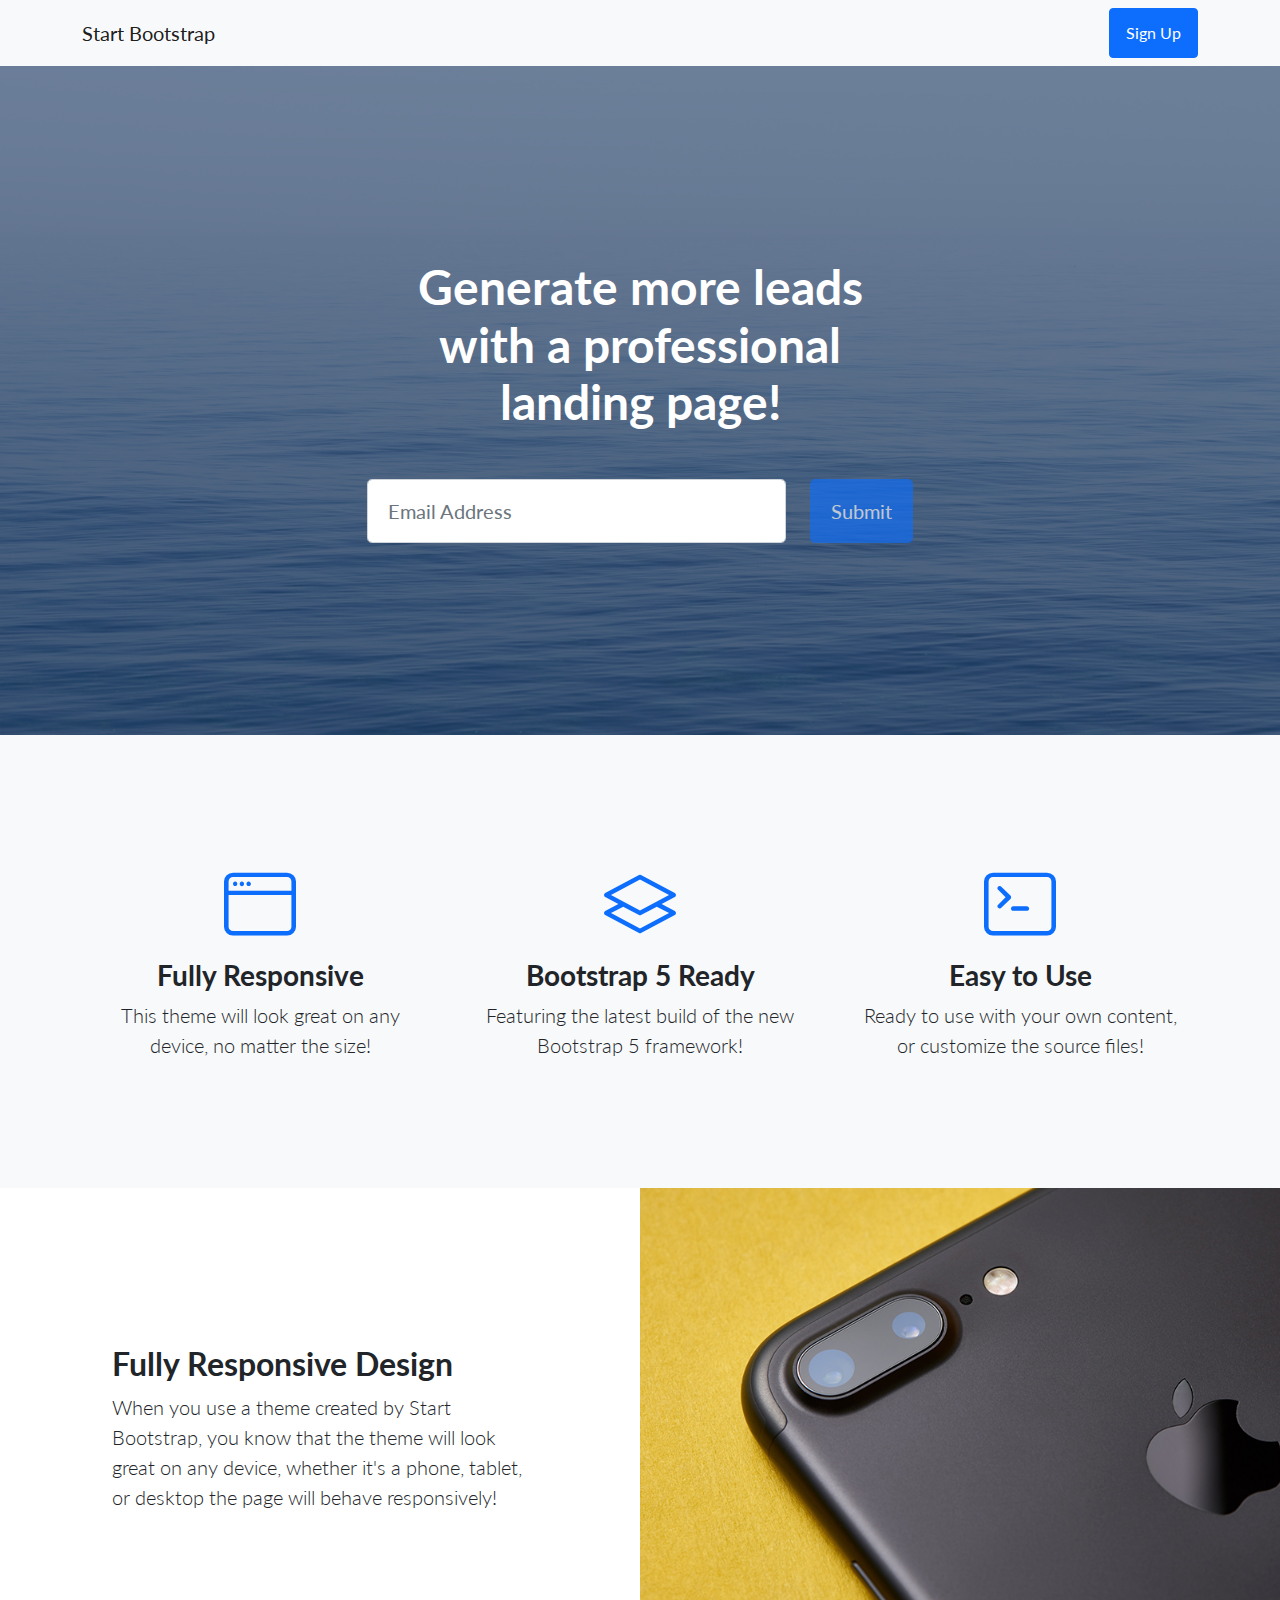
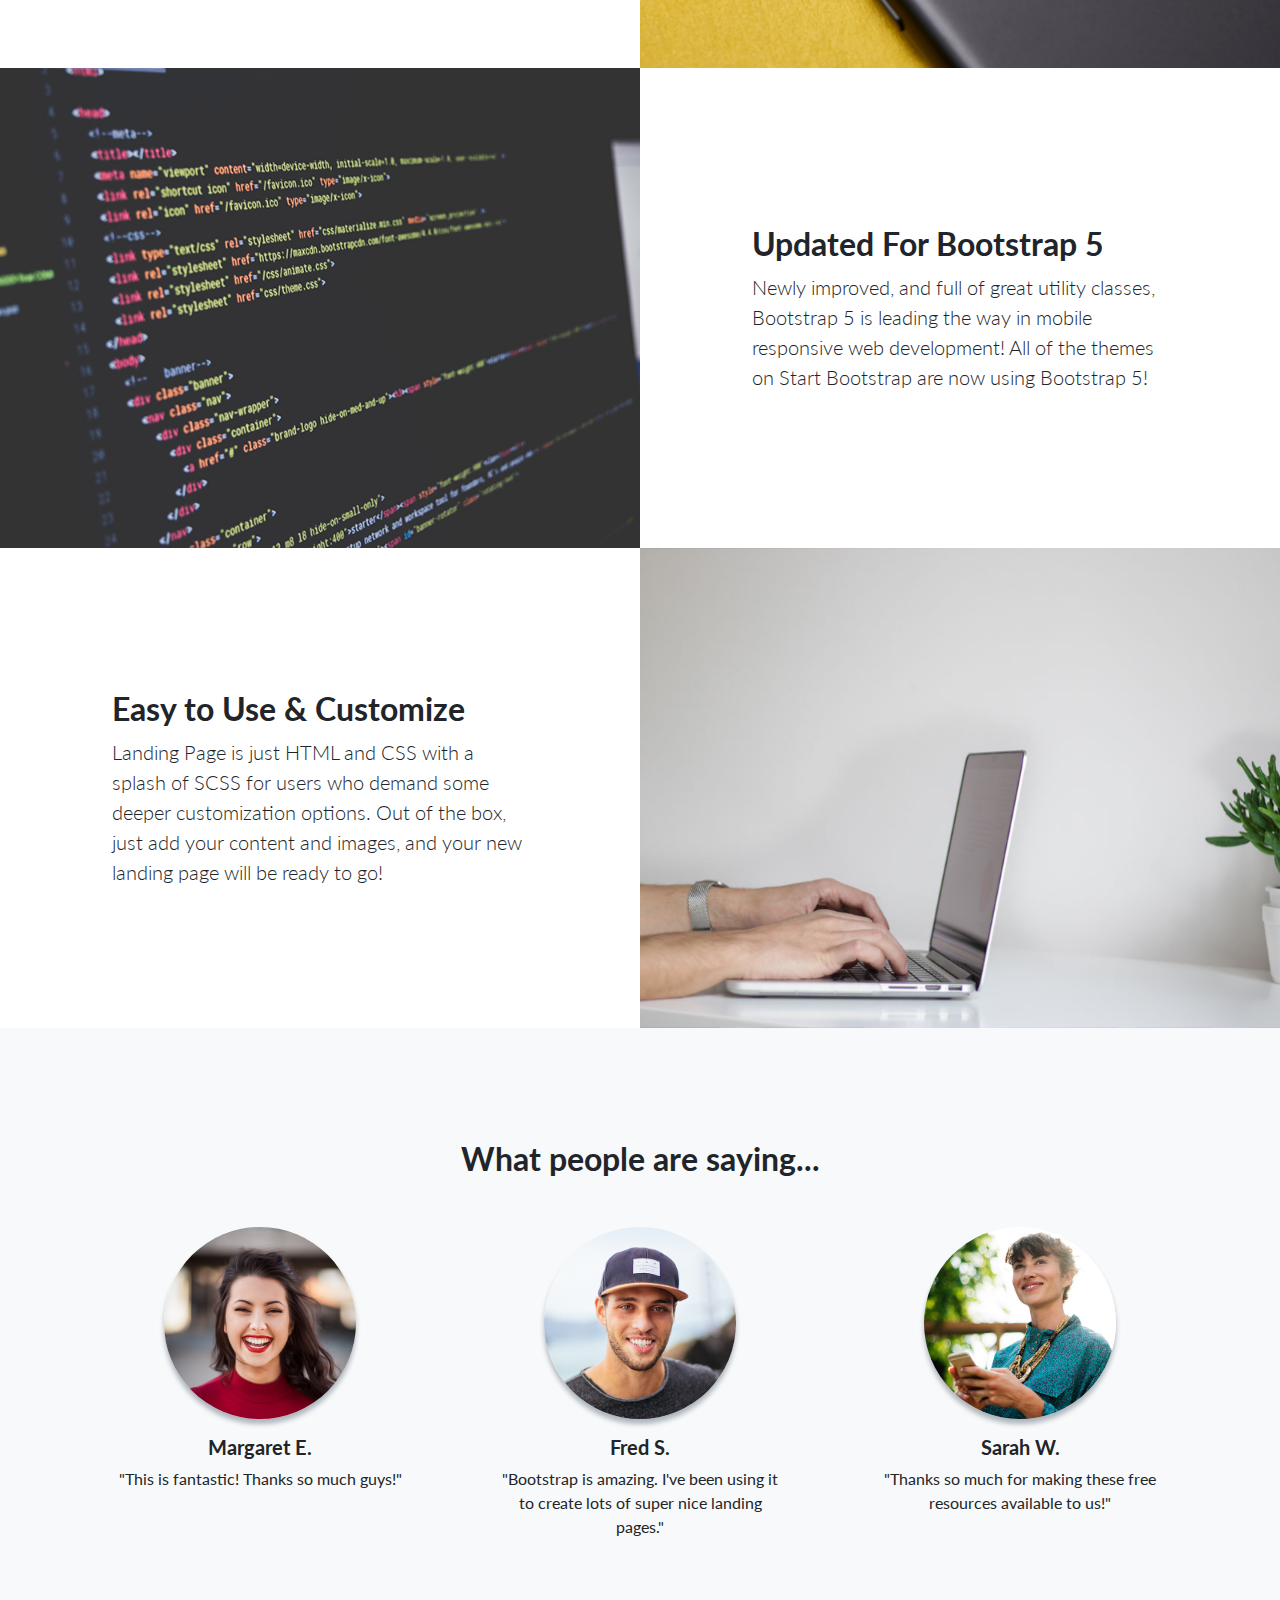
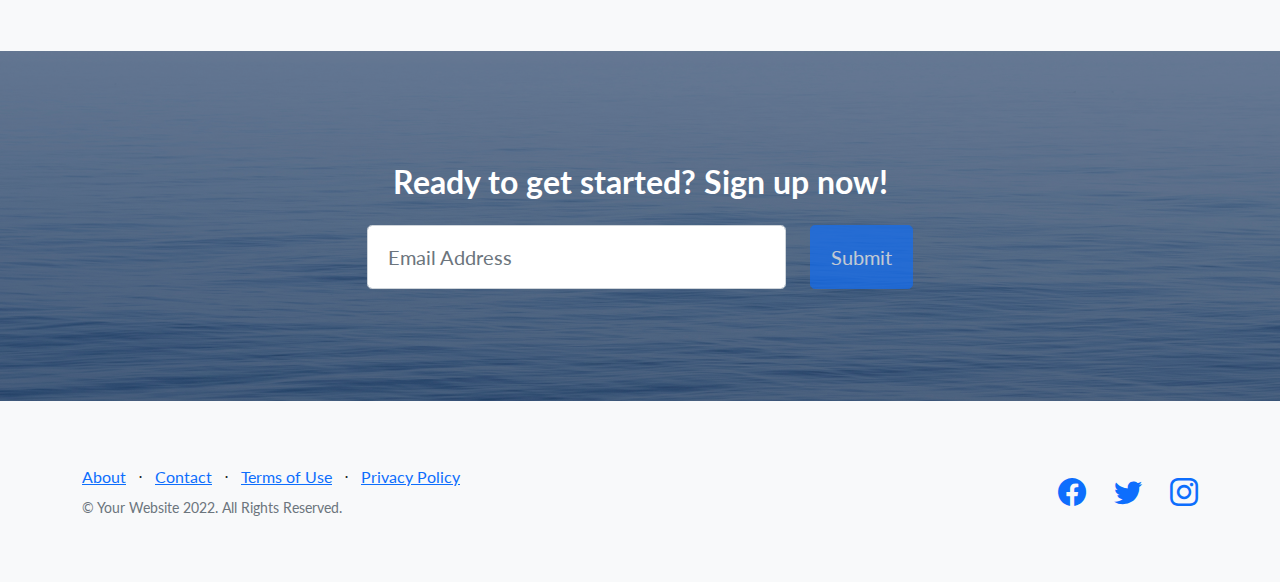
<file: public/assets/frontend/index.html>
<!DOCTYPE html>
<html lang="en">
    <head>
        <meta charset="utf-8" />
        <meta name="viewport" content="width=device-width, initial-scale=1, shrink-to-fit=no" />
        <meta name="description" content="" />
        <meta name="author" content="" />
        <title>Landing Page - Start Bootstrap Theme</title>
        <!-- Favicon-->
        <link rel="icon" type="image/x-icon" href="assets/favicon.ico" />
        <!-- Bootstrap icons-->
        <link href="https://cdn.jsdelivr.net/npm/bootstrap-icons@1.5.0/font/bootstrap-icons.css" rel="stylesheet" type="text/css" />
        <!-- Google fonts-->
        <link href="https://fonts.googleapis.com/css?family=Lato:300,400,700,300italic,400italic,700italic" rel="stylesheet" type="text/css" />
        <!-- Core theme CSS (includes Bootstrap)-->
        <link href="css/styles.css" rel="stylesheet" />
    </head>
    <body>
        <!-- Navigation-->
        <nav class="navbar navbar-light bg-light static-top">
            <div class="container">
                <a class="navbar-brand" href="#!">Start Bootstrap</a>
                <a class="btn btn-primary" href="#signup">Sign Up</a>
            </div>
        </nav>
        <!-- Masthead-->
        <header class="masthead">
            <div class="container position-relative">
                <div class="row justify-content-center">
                    <div class="col-xl-6">
                        <div class="text-center text-white">
                            <!-- Page heading-->
                            <h1 class="mb-5">Generate more leads with a professional landing page!</h1>
                            <!-- Signup form-->
                            <!-- * * * * * * * * * * * * * * *-->
                            <!-- * * SB Forms Contact Form * *-->
                            <!-- * * * * * * * * * * * * * * *-->
                            <!-- This form is pre-integrated with SB Forms.-->
                            <!-- To make this form functional, sign up at-->
                            <!-- https://startbootstrap.com/solution/contact-forms-->
                            <!-- to get an API token!-->
                            <form class="form-subscribe" id="contactForm" data-sb-form-api-token="API_TOKEN">
                                <!-- Email address input-->
                                <div class="row">
                                    <div class="col">
                                        <input class="form-control form-control-lg" id="emailAddress" type="email" placeholder="Email Address" data-sb-validations="required,email" />
                                        <div class="invalid-feedback text-white" data-sb-feedback="emailAddress:required">Email Address is required.</div>
                                        <div class="invalid-feedback text-white" data-sb-feedback="emailAddress:email">Email Address Email is not valid.</div>
                                    </div>
                                    <div class="col-auto"><button class="btn btn-primary btn-lg disabled" id="submitButton" type="submit">Submit</button></div>
                                </div>
                                <!-- Submit success message-->
                                <!---->
                                <!-- This is what your users will see when the form-->
                                <!-- has successfully submitted-->
                                <div class="d-none" id="submitSuccessMessage">
                                    <div class="text-center mb-3">
                                        <div class="fw-bolder">Form submission successful!</div>
                                        <p>To activate this form, sign up at</p>
                                        <a class="text-white" href="https://startbootstrap.com/solution/contact-forms">https://startbootstrap.com/solution/contact-forms</a>
                                    </div>
                                </div>
                                <!-- Submit error message-->
                                <!---->
                                <!-- This is what your users will see when there is-->
                                <!-- an error submitting the form-->
                                <div class="d-none" id="submitErrorMessage"><div class="text-center text-danger mb-3">Error sending message!</div></div>
                            </form>
                        </div>
                    </div>
                </div>
            </div>
        </header>
        <!-- Icons Grid-->
        <section class="features-icons bg-light text-center">
            <div class="container">
                <div class="row">
                    <div class="col-lg-4">
                        <div class="features-icons-item mx-auto mb-5 mb-lg-0 mb-lg-3">
                            <div class="features-icons-icon d-flex"><i class="bi-window m-auto text-primary"></i></div>
                            <h3>Fully Responsive</h3>
                            <p class="lead mb-0">This theme will look great on any device, no matter the size!</p>
                        </div>
                    </div>
                    <div class="col-lg-4">
                        <div class="features-icons-item mx-auto mb-5 mb-lg-0 mb-lg-3">
                            <div class="features-icons-icon d-flex"><i class="bi-layers m-auto text-primary"></i></div>
                            <h3>Bootstrap 5 Ready</h3>
                            <p class="lead mb-0">Featuring the latest build of the new Bootstrap 5 framework!</p>
                        </div>
                    </div>
                    <div class="col-lg-4">
                        <div class="features-icons-item mx-auto mb-0 mb-lg-3">
                            <div class="features-icons-icon d-flex"><i class="bi-terminal m-auto text-primary"></i></div>
                            <h3>Easy to Use</h3>
                            <p class="lead mb-0">Ready to use with your own content, or customize the source files!</p>
                        </div>
                    </div>
                </div>
            </div>
        </section>
        <!-- Image Showcases-->
        <section class="showcase">
            <div class="container-fluid p-0">
                <div class="row g-0">
                    <div class="col-lg-6 order-lg-2 text-white showcase-img" style="background-image: url('assets/img/bg-showcase-1.jpg')"></div>
                    <div class="col-lg-6 order-lg-1 my-auto showcase-text">
                        <h2>Fully Responsive Design</h2>
                        <p class="lead mb-0">When you use a theme created by Start Bootstrap, you know that the theme will look great on any device, whether it's a phone, tablet, or desktop the page will behave responsively!</p>
                    </div>
                </div>
                <div class="row g-0">
                    <div class="col-lg-6 text-white showcase-img" style="background-image: url('assets/img/bg-showcase-2.jpg')"></div>
                    <div class="col-lg-6 my-auto showcase-text">
                        <h2>Updated For Bootstrap 5</h2>
                        <p class="lead mb-0">Newly improved, and full of great utility classes, Bootstrap 5 is leading the way in mobile responsive web development! All of the themes on Start Bootstrap are now using Bootstrap 5!</p>
                    </div>
                </div>
                <div class="row g-0">
                    <div class="col-lg-6 order-lg-2 text-white showcase-img" style="background-image: url('assets/img/bg-showcase-3.jpg')"></div>
                    <div class="col-lg-6 order-lg-1 my-auto showcase-text">
                        <h2>Easy to Use & Customize</h2>
                        <p class="lead mb-0">Landing Page is just HTML and CSS with a splash of SCSS for users who demand some deeper customization options. Out of the box, just add your content and images, and your new landing page will be ready to go!</p>
                    </div>
                </div>
            </div>
        </section>
        <!-- Testimonials-->
        <section class="testimonials text-center bg-light">
            <div class="container">
                <h2 class="mb-5">What people are saying...</h2>
                <div class="row">
                    <div class="col-lg-4">
                        <div class="testimonial-item mx-auto mb-5 mb-lg-0">
                            <img class="img-fluid rounded-circle mb-3" src="assets/img/testimonials-1.jpg" alt="..." />
                            <h5>Margaret E.</h5>
                            <p class="font-weight-light mb-0">"This is fantastic! Thanks so much guys!"</p>
                        </div>
                    </div>
                    <div class="col-lg-4">
                        <div class="testimonial-item mx-auto mb-5 mb-lg-0">
                            <img class="img-fluid rounded-circle mb-3" src="assets/img/testimonials-2.jpg" alt="..." />
                            <h5>Fred S.</h5>
                            <p class="font-weight-light mb-0">"Bootstrap is amazing. I've been using it to create lots of super nice landing pages."</p>
                        </div>
                    </div>
                    <div class="col-lg-4">
                        <div class="testimonial-item mx-auto mb-5 mb-lg-0">
                            <img class="img-fluid rounded-circle mb-3" src="assets/img/testimonials-3.jpg" alt="..." />
                            <h5>Sarah W.</h5>
                            <p class="font-weight-light mb-0">"Thanks so much for making these free resources available to us!"</p>
                        </div>
                    </div>
                </div>
            </div>
        </section>
        <!-- Call to Action-->
        <section class="call-to-action text-white text-center" id="signup">
            <div class="container position-relative">
                <div class="row justify-content-center">
                    <div class="col-xl-6">
                        <h2 class="mb-4">Ready to get started? Sign up now!</h2>
                        <!-- Signup form-->
                        <!-- * * * * * * * * * * * * * * *-->
                        <!-- * * SB Forms Contact Form * *-->
                        <!-- * * * * * * * * * * * * * * *-->
                        <!-- This form is pre-integrated with SB Forms.-->
                        <!-- To make this form functional, sign up at-->
                        <!-- https://startbootstrap.com/solution/contact-forms-->
                        <!-- to get an API token!-->
                        <form class="form-subscribe" id="contactFormFooter" data-sb-form-api-token="API_TOKEN">
                            <!-- Email address input-->
                            <div class="row">
                                <div class="col">
                                    <input class="form-control form-control-lg" id="emailAddressBelow" type="email" placeholder="Email Address" data-sb-validations="required,email" />
                                    <div class="invalid-feedback text-white" data-sb-feedback="emailAddressBelow:required">Email Address is required.</div>
                                    <div class="invalid-feedback text-white" data-sb-feedback="emailAddressBelow:email">Email Address Email is not valid.</div>
                                </div>
                                <div class="col-auto"><button class="btn btn-primary btn-lg disabled" id="submitButton" type="submit">Submit</button></div>
                            </div>
                            <!-- Submit success message-->
                            <!---->
                            <!-- This is what your users will see when the form-->
                            <!-- has successfully submitted-->
                            <div class="d-none" id="submitSuccessMessage">
                                <div class="text-center mb-3">
                                    <div class="fw-bolder">Form submission successful!</div>
                                    <p>To activate this form, sign up at</p>
                                    <a class="text-white" href="https://startbootstrap.com/solution/contact-forms">https://startbootstrap.com/solution/contact-forms</a>
                                </div>
                            </div>
                            <!-- Submit error message-->
                            <!---->
                            <!-- This is what your users will see when there is-->
                            <!-- an error submitting the form-->
                            <div class="d-none" id="submitErrorMessage"><div class="text-center text-danger mb-3">Error sending message!</div></div>
                        </form>
                    </div>
                </div>
            </div>
        </section>
        <!-- Footer-->
        <footer class="footer bg-light">
            <div class="container">
                <div class="row">
                    <div class="col-lg-6 h-100 text-center text-lg-start my-auto">
                        <ul class="list-inline mb-2">
                            <li class="list-inline-item"><a href="#!">About</a></li>
                            <li class="list-inline-item">⋅</li>
                            <li class="list-inline-item"><a href="#!">Contact</a></li>
                            <li class="list-inline-item">⋅</li>
                            <li class="list-inline-item"><a href="#!">Terms of Use</a></li>
                            <li class="list-inline-item">⋅</li>
                            <li class="list-inline-item"><a href="#!">Privacy Policy</a></li>
                        </ul>
                        <p class="text-muted small mb-4 mb-lg-0">&copy; Your Website 2022. All Rights Reserved.</p>
                    </div>
                    <div class="col-lg-6 h-100 text-center text-lg-end my-auto">
                        <ul class="list-inline mb-0">
                            <li class="list-inline-item me-4">
                                <a href="#!"><i class="bi-facebook fs-3"></i></a>
                            </li>
                            <li class="list-inline-item me-4">
                                <a href="#!"><i class="bi-twitter fs-3"></i></a>
                            </li>
                            <li class="list-inline-item">
                                <a href="#!"><i class="bi-instagram fs-3"></i></a>
                            </li>
                        </ul>
                    </div>
                </div>
            </div>
        </footer>
        <!-- Bootstrap core JS-->
        <script src="https://cdn.jsdelivr.net/npm/bootstrap@5.1.3/dist/js/bootstrap.bundle.min.js"></script>
        <!-- Core theme JS-->
        <script src="js/scripts.js"></script>
        <!-- * * * * * * * * * * * * * * * * * * * * * * * * * * * * * * * * * * * * * * * *-->
        <!-- * *                               SB Forms JS                               * *-->
        <!-- * * Activate your form at https://startbootstrap.com/solution/contact-forms * *-->
        <!-- * * * * * * * * * * * * * * * * * * * * * * * * * * * * * * * * * * * * * * * *-->
        <script src="https://cdn.startbootstrap.com/sb-forms-latest.js"></script>
    </body>
</html>
</file>
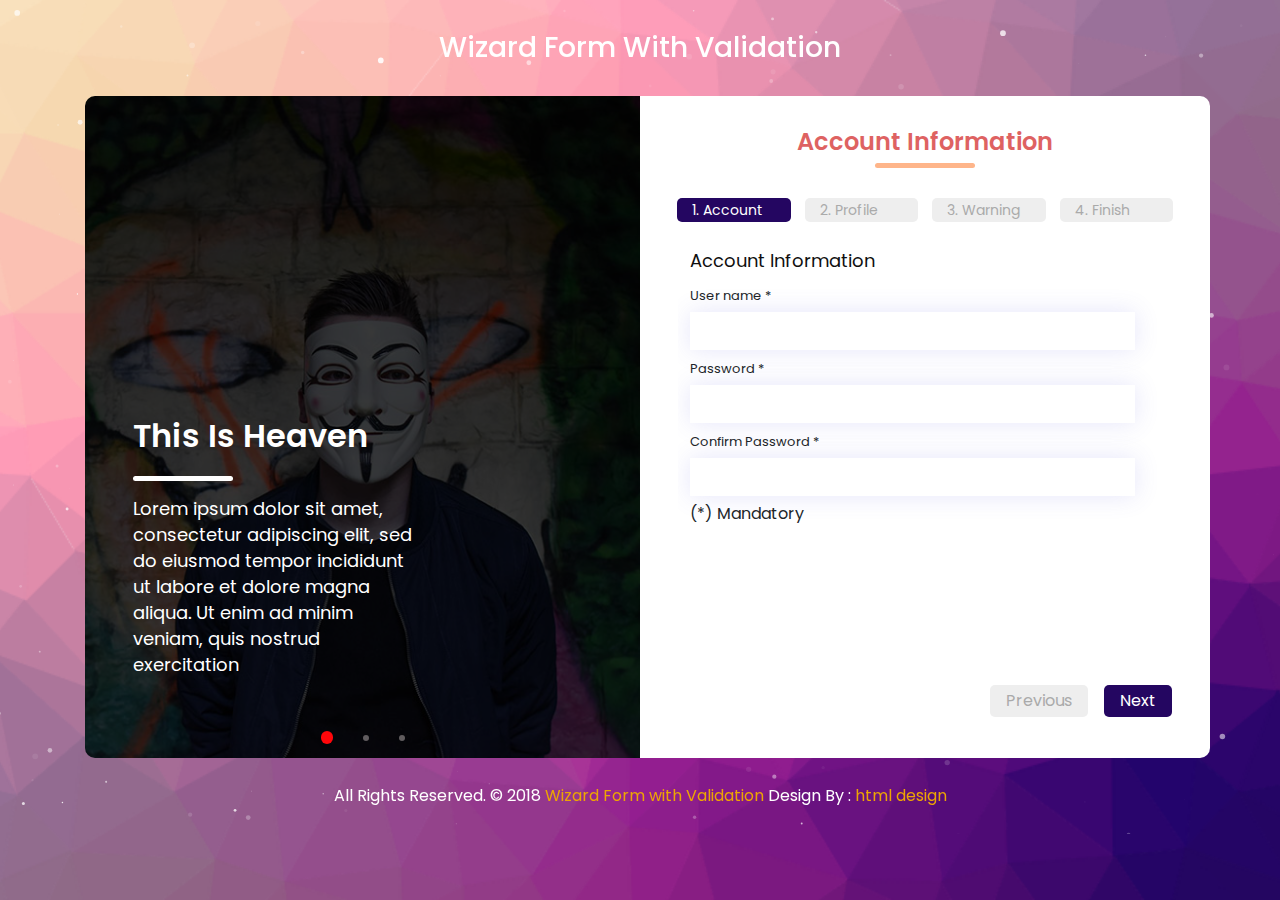
<file: public/assets/ppdb/index.html>
<!DOCTYPE html>
<html lang="en">
<head>
<title> Wizard Form with Validation - Responsive</title>
<meta charset="utf-8">
<meta http-equiv="X-UA-Compatible" content="IE=edge">
<meta name="viewport" content="width=device-width, initial-scale=1.0">
<meta name="author" content="html.design">
<!-- description -->
<meta name="description" content="Wizard Form with Validation - Responsive">
<link rel="shortcut icon" href="images/favicon.ico">
<!-- Bootstrap CSS -->
<link rel="stylesheet" href="css/bootstrap.min.css">
<!-- Fontawesome CSS -->
<link rel="stylesheet" href="https://use.fontawesome.com/releases/v5.0.9/css/all.css">
<!-- Fonts and icons -->
<link href="https://fonts.googleapis.com/css?family=Montserrat:100,200,300,400,500,600,700" rel="stylesheet"> 
<!-- Reset CSS -->
<link rel="stylesheet" href="css/reset.css">
<!-- Style CSS -->
<link rel="stylesheet" href="css/style.css">
<!-- Responsive  CSS -->
<link rel="stylesheet" href="css/responsive.css">
</head>
<body>

<div class="wizard-main">
	<div id="particles-js"></div>
	<div class="container">
		<div class="row">
			<div class="col-lg-12">
				<h2 class="title-wb">Wizard Form with Validation</h2>
			</div>
		</div>
		<div class="row">
			<div class="col-lg-6 banner-sec">
				<div id="carouselExampleIndicators" class="carousel slide" data-ride="carousel">
					<ol class="carousel-indicators">
						<li data-target="#carouselExampleIndicators" data-slide-to="0" class="active"></li>
						<li data-target="#carouselExampleIndicators" data-slide-to="1"></li>
						<li data-target="#carouselExampleIndicators" data-slide-to="2"></li>
					</ol>
					<div class="carousel-inner" role="listbox">
						<div class="carousel-item active">
							<img class="d-block img-fluid" src="images/slider-01.jpg" alt="First slide">
							<div class="carousel-caption d-none d-md-block">
								<div class="banner-text">
									<h2>This is Heaven</h2>
									<p>Lorem ipsum dolor sit amet, consectetur adipiscing elit, sed do eiusmod tempor incididunt ut labore et dolore magna aliqua. Ut enim ad minim veniam, quis nostrud exercitation</p>
								</div>	
							</div>
						</div>
						<div class="carousel-item">
							<img class="d-block img-fluid" src="images/slider-02.jpg" alt="First slide">
							<div class="carousel-caption d-none d-md-block">
								<div class="banner-text">
									<h2>This is Heaven</h2>
									<p>Lorem ipsum dolor sit amet, consectetur adipiscing elit, sed do eiusmod tempor incididunt ut labore et dolore magna aliqua. Ut enim ad minim veniam, quis nostrud exercitation</p>
								</div>	
							</div>
						</div>
						<div class="carousel-item">
							<img class="d-block img-fluid" src="images/slider-03.jpg" alt="First slide">
							<div class="carousel-caption d-none d-md-block">
								<div class="banner-text">
									<h2>This is Heaven</h2>
									<p>Lorem ipsum dolor sit amet, consectetur adipiscing elit, sed do eiusmod tempor incididunt ut labore et dolore magna aliqua. Ut enim ad minim veniam, quis nostrud exercitation</p>
								</div>	
							</div>
						</div>
					</div>	   
				</div>
			</div>
			<div class="col-lg-6 login-sec">
				<div class="login-sec-bg">
					<h2 class="text-center">Account Information</h2>
					<form id="example-advanced-form" action="mesmew" style="display: none;">
						<h3>Account</h3>
						<fieldset class="form-input">
							<h4>Account Information</h4>

							<label for="userName">User name *</label>
							<input id="userName" name="userName" type="text" class="form-control required">
							<label for="password">Password *</label>
							<input id="password" name="password" type="text" class="form-control required">
							<label for="confirm">Confirm Password *</label>
							<input id="confirm" name="confirm" type="text" class="form-control required">
							<p>(*) Mandatory</p>
						</fieldset>

						<h3>Profile</h3>
						<fieldset class="form-input">
							<h4>Profile Information</h4>

							<label for="name">First name *</label>
							<input id="name" name="name" type="text" class="form-control required">
							<label for="surname">Last name *</label>
							<input id="surname" name="surname" type="text" class="form-control required">
							<label for="email">Email *</label>
							<input id="email" name="email" type="text" class="form-control form-controlrequired email">
							<label for="address">Address</label>
							<input id="address" name="address" type="text" class="form-control">
							<label for="age">Age (The warning step will show up if age is less than 18) *</label>
							<input id="age" name="age" type="text" class="form-control required number">
							<p>(*) Mandatory</p>
						</fieldset>

						<h3>Warning</h3>
						<fieldset class="form-input">
							<h4>You are to young</h4>

							<p>Please go away ;-)</p>
						</fieldset>

						<h3>Finish</h3>
						<fieldset class="form-input">
							<h4>Terms and Conditions</h4>

							<input id="acceptTerms-2" name="acceptTerms" type="checkbox" class="required"> <label for="acceptTerms-2">I agree with the Terms and Conditions.</label>
							<button type="submit"> submit</button>
						</fieldset>
					</form>			
				</div>
			</div>			
		</div>
		<div class="row">
			<div class="col-lg-12">
				<p class="copyright text-center">All Rights Reserved. &copy; 2018 <a href="#">Wizard Form with Validation</a> Design By : 
					<a href="https://html.design/">html design</a>
				</p>
			</div>
		</div>
	</div>
</div>

<!-- jquery latest version -->
<script src="js/jquery.min.js"></script>
<!-- popper.min.js -->
<script src="js/popper.min.js"></script>    
<!-- bootstrap js -->
<script src="js/bootstrap.min.js"></script>
<!-- jquery.steps js -->
<script src='https://ajax.aspnetcdn.com/ajax/jquery.validate/1.15.0/jquery.validate.js'></script>
<script src="js/jquery.steps.js"></script>
<!-- particles js -->
<script src="js/particles.js"></script>
<script type="text/javascript">
	$(document).ready(function() {
		particlesJS("particles-js", 
			{
			  "particles": {
				"number": {
				  "value": 160,
				  "density": {
					"enable": true,
					"value_area": 800
				  }
				},
				"color": {
				  "value": "#ffffff"
				},
				"shape": {
				  "type": "circle",
				  "stroke": {
					"width": 0,
					"color": "#000000"
				  },
				  "polygon": {
					"nb_sides": 5
				  },
				  "image": {
					"src": "img/github.svg",
					"width": 100,
					"height": 100
				  }
				},
				"opacity": {
				  "value": 1,
				  "random": true,
				  "anim": {
					"enable": true,
					"speed": 1,
					"opacity_min": 0,
					"sync": false
				  }
				},
				"size": {
				  "value": 3,
				  "random": true,
				  "anim": {
					"enable": false,
					"speed": 4,
					"size_min": 0.3,
					"sync": false
				  }
				},
				"line_linked": {
				  "enable": false,
				  "distance": 150,
				  "color": "#ffffff",
				  "opacity": 0.4,
				  "width": 1
				},
				"move": {
				  "enable": true,
				  "speed": 1,
				  "direction": "none",
				  "random": true,
				  "straight": false,
				  "out_mode": "out",
				  "bounce": false,
				  "attract": {
					"enable": false,
					"rotateX": 600,
					"rotateY": 600
				  }
				}
			  },
			  "interactivity": {
				"detect_on": "canvas",
				"events": {
				  "onhover": {
					"enable": true,
					"mode": "bubble"
				  },
				  "onclick": {
					"enable": true,
					"mode": "repulse"
				  },
				  "resize": true
				},
				"modes": {
				  "grab": {
					"distance": 400,
					"line_linked": {
					  "opacity": 1
					}
				  },
				  "bubble": {
					"distance": 250,
					"size": 0,
					"duration": 2,
					"opacity": 0,
					"speed": 3
				  },
				  "repulse": {
					"distance": 400,
					"duration": 0.4
				  },
				  "push": {
					"particles_nb": 4
				  },
				  "remove": {
					"particles_nb": 2
				  }
				}
			  },
			  "retina_detect": true
			}
    	);
	});
</script>

<script>
	var form = $("#example-advanced-form").show();

	form.steps({
		headerTag: "h3",
		bodyTag: "fieldset",
		transitionEffect: "slideLeft",
		onStepChanging: function (event, currentIndex, newIndex)
		{
			// Allways allow previous action even if the current form is not valid!
			if (currentIndex > newIndex)
			{
				return true;
			}
			// Forbid next action on "Warning" step if the user is to young
			if (newIndex === 3 && Number($("#age").val()) < 18)
			{
				return false;
			}
			// Needed in some cases if the user went back (clean up)
			if (currentIndex < newIndex)
			{
				// To remove error styles
				form.find(".body:eq(" + newIndex + ") label.error").remove();
				form.find(".body:eq(" + newIndex + ") .error").removeClass("error");
			}
			form.validate().settings.ignore = ":disabled,:hidden";
			return form.valid();
		},
		onStepChanged: function (event, currentIndex, priorIndex)
		{
			// Used to skip the "Warning" step if the user is old enough.
			if (currentIndex === 2 && Number($("#age").val()) >= 18)
			{
				form.steps("next");
			}
			// Used to skip the "Warning" step if the user is old enough and wants to the previous step.
			if (currentIndex === 2 && priorIndex === 3)
			{
				form.steps("previous");
			}
		},
		onFinishing: function (event, currentIndex)
		{
			form.validate().settings.ignore = ":disabled";
			return form.valid();
		},
		onFinished: function (event, currentIndex)
		{
			alert("Submitted!");
		}
		
	}).validate({
		errorPlacement: function errorPlacement(error, element) { element.before(error); },
		rules: {
			confirm: {
				equalTo: "#password"
			}
		}
	});
</script>

</body>
</html>
</file>
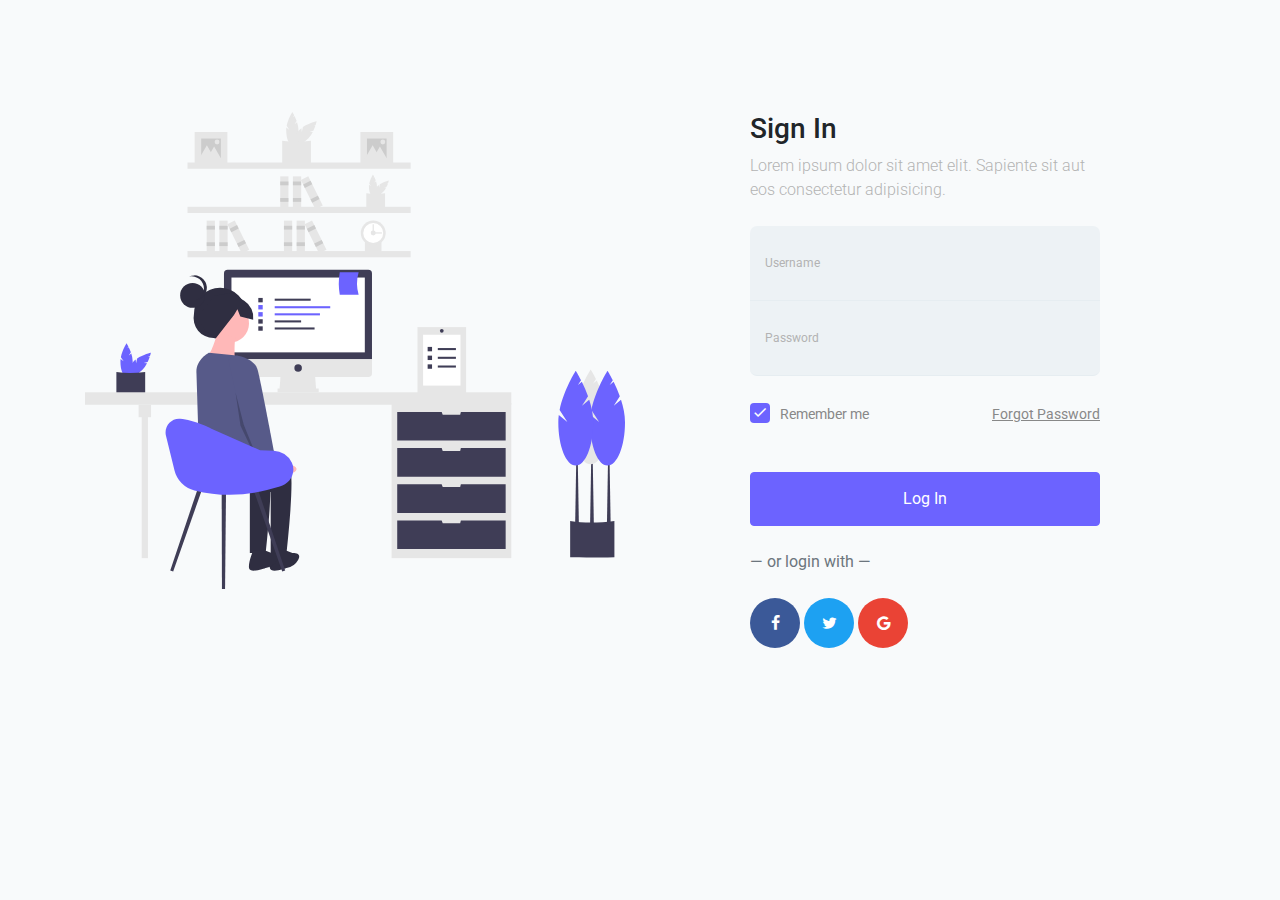
<file: public/assets/ppdb/login/index.html>
<!doctype html>
<html lang="en">
  <head>
    <!-- Required meta tags -->
    <meta charset="utf-8">
    <meta name="viewport" content="width=device-width, initial-scale=1, shrink-to-fit=no">
    <link href="https://fonts.googleapis.com/css?family=Roboto:300,400&display=swap" rel="stylesheet">

    <link rel="stylesheet" href="fonts/icomoon/style.css">

    <link rel="stylesheet" href="css/owl.carousel.min.css">

    <!-- Bootstrap CSS -->
    <link rel="stylesheet" href="css/bootstrap.min.css">
    
    <!-- Style -->
    <link rel="stylesheet" href="css/style.css">

    <title>Login #7</title>
  </head>
  <body>
  

  
  <div class="content">
    <div class="container">
      <div class="row">
        <div class="col-md-6">
          <img src="images/undraw_remotely_2j6y.svg" alt="Image" class="img-fluid">
        </div>
        <div class="col-md-6 contents">
          <div class="row justify-content-center">
            <div class="col-md-8">
              <div class="mb-4">
              <h3>Sign In</h3>
              <p class="mb-4">Lorem ipsum dolor sit amet elit. Sapiente sit aut eos consectetur adipisicing.</p>
            </div>
            <form action="#" method="post">
              <div class="form-group first">
                <label for="username">Username</label>
                <input type="text" class="form-control" id="username">

              </div>
              <div class="form-group last mb-4">
                <label for="password">Password</label>
                <input type="password" class="form-control" id="password">
                
              </div>
              
              <div class="d-flex mb-5 align-items-center">
                <label class="control control--checkbox mb-0"><span class="caption">Remember me</span>
                  <input type="checkbox" checked="checked"/>
                  <div class="control__indicator"></div>
                </label>
                <span class="ml-auto"><a href="#" class="forgot-pass">Forgot Password</a></span> 
              </div>

              <input type="submit" value="Log In" class="btn btn-block btn-primary">

              <span class="d-block text-left my-4 text-muted">&mdash; or login with &mdash;</span>
              
              <div class="social-login">
                <a href="#" class="facebook">
                  <span class="icon-facebook mr-3"></span> 
                </a>
                <a href="#" class="twitter">
                  <span class="icon-twitter mr-3"></span> 
                </a>
                <a href="#" class="google">
                  <span class="icon-google mr-3"></span> 
                </a>
              </div>
            </form>
            </div>
          </div>
          
        </div>
        
      </div>
    </div>
  </div>

  
    <script src="js/jquery-3.3.1.min.js"></script>
    <script src="js/popper.min.js"></script>
    <script src="js/bootstrap.min.js"></script>
    <script src="js/main.js"></script>
  </body>
</html>
</file>
<file: public/assets/ppdb/css/responsive.css>
@media only screen and (min-width: 992px) and (max-width: 1199px) {
	.wizard > .steps a, .wizard > .steps a:hover, .wizard > .steps a:active{
		font-size: 12px;
	}
	.wizard > .steps .number {
		font-size: 12px;
	}
}
@media (min-width: 768px) and (max-width: 991px) {
	.banner-sec{
		padding-right: 15px;
	}
	.login-sec{
		padding-right: 15px;
		padding-left: 15px;
		padding-top: 0px;
		padding-bottom: 0px;
	}
	.login-sec{
		background: none;
	}
	.carousel-inner{
		border-radius: 0;
	}
	.login-sec-bg{
		border-radius: 0;
		padding: 15px;
	}
}
@media (max-width: 767px) {
	.banner-sec{
		padding-right: 15px;
	}
	.login-sec{
		padding-right: 15px;
		padding-left: 15px;
		padding-top: 0px;
		padding-bottom: 0px;
	}
	.login-sec{
		background: none;
	}
	.carousel-inner{
		border-radius: 0;
	}
	.login-sec-bg{
		border-radius: 0;
		padding: 15px;
	}
}
@media only screen and (min-width: 280px) and (max-width: 575px) {
	.banner-sec{
		padding-right: 15px;
	}
	.login-sec{
		padding-right: 15px;
		padding-left: 15px;
		padding-top: 0px;
		padding-bottom: 0px;
	}
	.login-sec{
		background: none;
	}
	.carousel-inner{
		border-radius: 0;
	}
	.login-sec-bg{
		border-radius: 0;
		padding: 15px;
	}
}
</file>
<file: public/assets/ppdb/login/fonts/icomoon/style.css>
@font-face {
  font-family: 'icomoon';
  src:  url('fonts/icomoon.eot?10si43');
  src:  url('fonts/icomoon.eot?10si43#iefix') format('embedded-opentype'),
    url('fonts/icomoon.ttf?10si43') format('truetype'),
    url('fonts/icomoon.woff?10si43') format('woff'),
    url('fonts/icomoon.svg?10si43#icomoon') format('svg');
  font-weight: normal;
  font-style: normal;
}

[class^="icon-"], [class*=" icon-"] {
  /* use !important to prevent issues with browser extensions that change fonts */
  font-family: 'icomoon' !important;
  speak: none;
  font-style: normal;
  font-weight: normal;
  font-variant: normal;
  text-transform: none;
  line-height: 1;

  /* Better Font Rendering =========== */
  -webkit-font-smoothing: antialiased;
  -moz-osx-font-smoothing: grayscale;
}

.icon-asterisk:before {
  content: "\f069";
}
.icon-plus:before {
  content: "\f067";
}
.icon-question:before {
  content: "\f128";
}
.icon-minus:before {
  content: "\f068";
}
.icon-glass:before {
  content: "\f000";
}
.icon-music:before {
  content: "\f001";
}
.icon-search:before {
  content: "\f002";
}
.icon-envelope-o:before {
  content: "\f003";
}
.icon-heart:before {
  content: "\f004";
}
.icon-star:before {
  content: "\f005";
}
.icon-star-o:before {
  content: "\f006";
}
.icon-user:before {
  content: "\f007";
}
.icon-film:before {
  content: "\f008";
}
.icon-th-large:before {
  content: "\f009";
}
.icon-th:before {
  content: "\f00a";
}
.icon-th-list:before {
  content: "\f00b";
}
.icon-check:before {
  content: "\f00c";
}
.icon-close:before {
  content: "\f00d";
}
.icon-remove:before {
  content: "\f00d";
}
.icon-times:before {
  content: "\f00d";
}
.icon-search-plus:before {
  content: "\f00e";
}
.icon-search-minus:before {
  content: "\f010";
}
.icon-power-off:before {
  content: "\f011";
}
.icon-signal:before {
  content: "\f012";
}
.icon-cog:before {
  content: "\f013";
}
.icon-gear:before {
  content: "\f013";
}
.icon-trash-o:before {
  content: "\f014";
}
.icon-home:before {
  content: "\f015";
}
.icon-file-o:before {
  content: "\f016";
}
.icon-clock-o:before {
  content: "\f017";
}
.icon-road:before {
  content: "\f018";
}
.icon-download:before {
  content: "\f019";
}
.icon-arrow-circle-o-down:before {
  content: "\f01a";
}
.icon-arrow-circle-o-up:before {
  content: "\f01b";
}
.icon-inbox:before {
  content: "\f01c";
}
.icon-play-circle-o:before {
  content: "\f01d";
}
.icon-repeat:before {
  content: "\f01e";
}
.icon-rotate-right:before {
  content: "\f01e";
}
.icon-refresh:before {
  content: "\f021";
}
.icon-list-alt:before {
  content: "\f022";
}
.icon-lock:before {
  content: "\f023";
}
.icon-flag:before {
  content: "\f024";
}
.icon-headphones:before {
  content: "\f025";
}
.icon-volume-off:before {
  content: "\f026";
}
.icon-volume-down:before {
  content: "\f027";
}
.icon-volume-up:before {
  content: "\f028";
}
.icon-qrcode:before {
  content: "\f029";
}
.icon-barcode:before {
  content: "\f02a";
}
.icon-tag:before {
  content: "\f02b";
}
.icon-tags:before {
  content: "\f02c";
}
.icon-book:before {
  content: "\f02d";
}
.icon-bookmark:before {
  content: "\f02e";
}
.icon-print:before {
  content: "\f02f";
}
.icon-camera:before {
  content: "\f030";
}
.icon-font:before {
  content: "\f031";
}
.icon-bold:before {
  content: "\f032";
}
.icon-italic:before {
  content: "\f033";
}
.icon-text-height:before {
  content: "\f034";
}
.icon-text-width:before {
  content: "\f035";
}
.icon-align-left:before {
  content: "\f036";
}
.icon-align-center:before {
  content: "\f037";
}
.icon-align-right:before {
  content: "\f038";
}
.icon-align-justify:before {
  content: "\f039";
}
.icon-list:before {
  content: "\f03a";
}
.icon-dedent:before {
  content: "\f03b";
}
.icon-outdent:before {
  content: "\f03b";
}
.icon-indent:before {
  content: "\f03c";
}
.icon-video-camera:before {
  content: "\f03d";
}
.icon-image:before {
  content: "\f03e";
}
.icon-photo:before {
  content: "\f03e";
}
.icon-picture-o:before {
  content: "\f03e";
}
.icon-pencil:before {
  content: "\f040";
}
.icon-map-marker:before {
  content: "\f041";
}
.icon-adjust:before {
  content: "\f042";
}
.icon-tint:before {
  content: "\f043";
}
.icon-edit:before {
  content: "\f044";
}
.icon-pencil-square-o:before {
  content: "\f044";
}
.icon-share-square-o:before {
  content: "\f045";
}
.icon-check-square-o:before {
  content: "\f046";
}
.icon-arrows:before {
  content: "\f047";
}
.icon-step-backward:before {
  content: "\f048";
}
.icon-fast-backward:before {
  content: "\f049";
}
.icon-backward:before {
  content: "\f04a";
}
.icon-play:before {
  content: "\f04b";
}
.icon-pause:before {
  content: "\f04c";
}
.icon-stop:before {
  content: "\f04d";
}
.icon-forward:before {
  content: "\f04e";
}
.icon-fast-forward:before {
  content: "\f050";
}
.icon-step-forward:before {
  content: "\f051";
}
.icon-eject:before {
  content: "\f052";
}
.icon-chevron-left:before {
  content: "\f053";
}
.icon-chevron-right:before {
  content: "\f054";
}
.icon-plus-circle:before {
  content: "\f055";
}
.icon-minus-circle:before {
  content: "\f056";
}
.icon-times-circle:before {
  content: "\f057";
}
.icon-check-circle:before {
  content: "\f058";
}
.icon-question-circle:before {
  content: "\f059";
}
.icon-info-circle:before {
  content: "\f05a";
}
.icon-crosshairs:before {
  content: "\f05b";
}
.icon-times-circle-o:before {
  content: "\f05c";
}
.icon-check-circle-o:before {
  content: "\f05d";
}
.icon-ban:before {
  content: "\f05e";
}
.icon-arrow-left:before {
  content: "\f060";
}
.icon-arrow-right:before {
  content: "\f061";
}
.icon-arrow-up:before {
  content: "\f062";
}
.icon-arrow-down:before {
  content: "\f063";
}
.icon-mail-forward:before {
  content: "\f064";
}
.icon-share:before {
  content: "\f064";
}
.icon-expand:before {
  content: "\f065";
}
.icon-compress:before {
  content: "\f066";
}
.icon-exclamation-circle:before {
  content: "\f06a";
}
.icon-gift:before {
  content: "\f06b";
}
.icon-leaf:before {
  content: "\f06c";
}
.icon-fire:before {
  content: "\f06d";
}
.icon-eye:before {
  content: "\f06e";
}
.icon-eye-slash:before {
  content: "\f070";
}
.icon-exclamation-triangle:before {
  content: "\f071";
}
.icon-warning:before {
  content: "\f071";
}
.icon-plane:before {
  content: "\f072";
}
.icon-calendar:before {
  content: "\f073";
}
.icon-random:before {
  content: "\f074";
}
.icon-comment:before {
  content: "\f075";
}
.icon-magnet:before {
  content: "\f076";
}
.icon-chevron-up:before {
  content: "\f077";
}
.icon-chevron-down:before {
  content: "\f078";
}
.icon-retweet:before {
  content: "\f079";
}
.icon-shopping-cart:before {
  content: "\f07a";
}
.icon-folder:before {
  content: "\f07b";
}
.icon-folder-open:before {
  content: "\f07c";
}
.icon-arrows-v:before {
  content: "\f07d";
}
.icon-arrows-h:before {
  content: "\f07e";
}
.icon-bar-chart:before {
  content: "\f080";
}
.icon-bar-chart-o:before {
  content: "\f080";
}
.icon-twitter-square:before {
  content: "\f081";
}
.icon-facebook-square:before {
  content: "\f082";
}
.icon-camera-retro:before {
  content: "\f083";
}
.icon-key:before {
  content: "\f084";
}
.icon-cogs:before {
  content: "\f085";
}
.icon-gears:before {
  content: "\f085";
}
.icon-comments:before {
  content: "\f086";
}
.icon-thumbs-o-up:before {
  content: "\f087";
}
.icon-thumbs-o-down:before {
  content: "\f088";
}
.icon-star-half:before {
  content: "\f089";
}
.icon-heart-o:before {
  content: "\f08a";
}
.icon-sign-out:before {
  content: "\f08b";
}
.icon-linkedin-square:before {
  content: "\f08c";
}
.icon-thumb-tack:before {
  content: "\f08d";
}
.icon-external-link:before {
  content: "\f08e";
}
.icon-sign-in:before {
  content: "\f090";
}
.icon-trophy:before {
  content: "\f091";
}
.icon-github-square:before {
  content: "\f092";
}
.icon-upload:before {
  content: "\f093";
}
.icon-lemon-o:before {
  content: "\f094";
}
.icon-phone:before {
  content: "\f095";
}
.icon-square-o:before {
  content: "\f096";
}
.icon-bookmark-o:before {
  content: "\f097";
}
.icon-phone-square:before {
  content: "\f098";
}
.icon-twitter:before {
  content: "\f099";
}
.icon-facebook:before {
  content: "\f09a";
}
.icon-facebook-f:before {
  content: "\f09a";
}
.icon-github:before {
  content: "\f09b";
}
.icon-unlock:before {
  content: "\f09c";
}
.icon-credit-card:before {
  content: "\f09d";
}
.icon-feed:before {
  content: "\f09e";
}
.icon-rss:before {
  content: "\f09e";
}
.icon-hdd-o:before {
  content: "\f0a0";
}
.icon-bullhorn:before {
  content: "\f0a1";
}
.icon-bell-o:before {
  content: "\f0a2";
}
.icon-certificate:before {
  content: "\f0a3";
}
.icon-hand-o-right:before {
  content: "\f0a4";
}
.icon-hand-o-left:before {
  content: "\f0a5";
}
.icon-hand-o-up:before {
  content: "\f0a6";
}
.icon-hand-o-down:before {
  content: "\f0a7";
}
.icon-arrow-circle-left:before {
  content: "\f0a8";
}
.icon-arrow-circle-right:before {
  content: "\f0a9";
}
.icon-arrow-circle-up:before {
  content: "\f0aa";
}
.icon-arrow-circle-down:before {
  content: "\f0ab";
}
.icon-globe:before {
  content: "\f0ac";
}
.icon-wrench:before {
  content: "\f0ad";
}
.icon-tasks:before {
  content: "\f0ae";
}
.icon-filter:before {
  content: "\f0b0";
}
.icon-briefcase:before {
  content: "\f0b1";
}
.icon-arrows-alt:before {
  content: "\f0b2";
}
.icon-group:before {
  content: "\f0c0";
}
.icon-users:before {
  content: "\f0c0";
}
.icon-chain:before {
  content: "\f0c1";
}
.icon-link:before {
  content: "\f0c1";
}
.icon-cloud:before {
  content: "\f0c2";
}
.icon-flask:before {
  content: "\f0c3";
}
.icon-cut:before {
  content: "\f0c4";
}
.icon-scissors:before {
  content: "\f0c4";
}
.icon-copy:before {
  content: "\f0c5";
}
.icon-files-o:before {
  content: "\f0c5";
}
.icon-paperclip:before {
  content: "\f0c6";
}
.icon-floppy-o:before {
  content: "\f0c7";
}
.icon-save:before {
  content: "\f0c7";
}
.icon-square:before {
  content: "\f0c8";
}
.icon-bars:before {
  content: "\f0c9";
}
.icon-navicon:before {
  content: "\f0c9";
}
.icon-reorder:before {
  content: "\f0c9";
}
.icon-list-ul:before {
  content: "\f0ca";
}
.icon-list-ol:before {
  content: "\f0cb";
}
.icon-strikethrough:before {
  content: "\f0cc";
}
.icon-underline:before {
  content: "\f0cd";
}
.icon-table:before {
  content: "\f0ce";
}
.icon-magic:before {
  content: "\f0d0";
}
.icon-truck:before {
  content: "\f0d1";
}
.icon-pinterest:before {
  content: "\f0d2";
}
.icon-pinterest-square:before {
  content: "\f0d3";
}
.icon-google-plus-square:before {
  content: "\f0d4";
}
.icon-google-plus:before {
  content: "\f0d5";
}
.icon-money:before {
  content: "\f0d6";
}
.icon-caret-down:before {
  content: "\f0d7";
}
.icon-caret-up:before {
  content: "\f0d8";
}
.icon-caret-left:before {
  content: "\f0d9";
}
.icon-caret-right:before {
  content: "\f0da";
}
.icon-columns:before {
  content: "\f0db";
}
.icon-sort:before {
  content: "\f0dc";
}
.icon-unsorted:before {
  content: "\f0dc";
}
.icon-sort-desc:before {
  content: "\f0dd";
}
.icon-sort-down:before {
  content: "\f0dd";
}
.icon-sort-asc:before {
  content: "\f0de";
}
.icon-sort-up:before {
  content: "\f0de";
}
.icon-envelope:before {
  content: "\f0e0";
}
.icon-linkedin:before {
  content: "\f0e1";
}
.icon-rotate-left:before {
  content: "\f0e2";
}
.icon-undo:before {
  content: "\f0e2";
}
.icon-gavel:before {
  content: "\f0e3";
}
.icon-legal:before {
  content: "\f0e3";
}
.icon-dashboard:before {
  content: "\f0e4";
}
.icon-tachometer:before {
  content: "\f0e4";
}
.icon-comment-o:before {
  content: "\f0e5";
}
.icon-comments-o:before {
  content: "\f0e6";
}
.icon-bolt:before {
  content: "\f0e7";
}
.icon-flash:before {
  content: "\f0e7";
}
.icon-sitemap:before {
  content: "\f0e8";
}
.icon-umbrella:before {
  content: "\f0e9";
}
.icon-clipboard:before {
  content: "\f0ea";
}
.icon-paste:before {
  content: "\f0ea";
}
.icon-lightbulb-o:before {
  content: "\f0eb";
}
.icon-exchange:before {
  content: "\f0ec";
}
.icon-cloud-download:before {
  content: "\f0ed";
}
.icon-cloud-upload:before {
  content: "\f0ee";
}
.icon-user-md:before {
  content: "\f0f0";
}
.icon-stethoscope:before {
  content: "\f0f1";
}
.icon-suitcase:before {
  content: "\f0f2";
}
.icon-bell:before {
  content: "\f0f3";
}
.icon-coffee:before {
  content: "\f0f4";
}
.icon-cutlery:before {
  content: "\f0f5";
}
.icon-file-text-o:before {
  content: "\f0f6";
}
.icon-building-o:before {
  content: "\f0f7";
}
.icon-hospital-o:before {
  content: "\f0f8";
}
.icon-ambulance:before {
  content: "\f0f9";
}
.icon-medkit:before {
  content: "\f0fa";
}
.icon-fighter-jet:before {
  content: "\f0fb";
}
.icon-beer:before {
  content: "\f0fc";
}
.icon-h-square:before {
  content: "\f0fd";
}
.icon-plus-square:before {
  content: "\f0fe";
}
.icon-angle-double-left:before {
  content: "\f100";
}
.icon-angle-double-right:before {
  content: "\f101";
}
.icon-angle-double-up:before {
  content: "\f102";
}
.icon-angle-double-down:before {
  content: "\f103";
}
.icon-angle-left:before {
  content: "\f104";
}
.icon-angle-right:before {
  content: "\f105";
}
.icon-angle-up:before {
  content: "\f106";
}
.icon-angle-down:before {
  content: "\f107";
}
.icon-desktop:before {
  content: "\f108";
}
.icon-laptop:before {
  content: "\f109";
}
.icon-tablet:before {
  content: "\f10a";
}
.icon-mobile:before {
  content: "\f10b";
}
.icon-mobile-phone:before {
  content: "\f10b";
}
.icon-circle-o:before {
  content: "\f10c";
}
.icon-quote-left:before {
  content: "\f10d";
}
.icon-quote-right:before {
  content: "\f10e";
}
.icon-spinner:before {
  content: "\f110";
}
.icon-circle:before {
  content: "\f111";
}
.icon-mail-reply:before {
  content: "\f112";
}
.icon-reply:before {
  content: "\f112";
}
.icon-github-alt:before {
  content: "\f113";
}
.icon-folder-o:before {
  content: "\f114";
}
.icon-folder-open-o:before {
  content: "\f115";
}
.icon-smile-o:before {
  content: "\f118";
}
.icon-frown-o:before {
  content: "\f119";
}
.icon-meh-o:before {
  content: "\f11a";
}
.icon-gamepad:before {
  content: "\f11b";
}
.icon-keyboard-o:before {
  content: "\f11c";
}
.icon-flag-o:before {
  content: "\f11d";
}
.icon-flag-checkered:before {
  content: "\f11e";
}
.icon-terminal:before {
  content: "\f120";
}
.icon-code:before {
  content: "\f121";
}
.icon-mail-reply-all:before {
  content: "\f122";
}
.icon-reply-all:before {
  content: "\f122";
}
.icon-star-half-empty:before {
  content: "\f123";
}
.icon-star-half-full:before {
  content: "\f123";
}
.icon-star-half-o:before {
  content: "\f123";
}
.icon-location-arrow:before {
  content: "\f124";
}
.icon-crop:before {
  content: "\f125";
}
.icon-code-fork:before {
  content: "\f126";
}
.icon-chain-broken:before {
  content: "\f127";
}
.icon-unlink:before {
  content: "\f127";
}
.icon-info:before {
  content: "\f129";
}
.icon-exclamation:before {
  content: "\f12a";
}
.icon-superscript:before {
  content: "\f12b";
}
.icon-subscript:before {
  content: "\f12c";
}
.icon-eraser:before {
  content: "\f12d";
}
.icon-puzzle-piece:before {
  content: "\f12e";
}
.icon-microphone:before {
  content: "\f130";
}
.icon-microphone-slash:before {
  content: "\f131";
}
.icon-shield:before {
  content: "\f132";
}
.icon-calendar-o:before {
  content: "\f133";
}
.icon-fire-extinguisher:before {
  content: "\f134";
}
.icon-rocket:before {
  content: "\f135";
}
.icon-maxcdn:before {
  content: "\f136";
}
.icon-chevron-circle-left:before {
  content: "\f137";
}
.icon-chevron-circle-right:before {
  content: "\f138";
}
.icon-chevron-circle-up:before {
  content: "\f139";
}
.icon-chevron-circle-down:before {
  content: "\f13a";
}
.icon-html5:before {
  content: "\f13b";
}
.icon-css3:before {
  content: "\f13c";
}
.icon-anchor:before {
  content: "\f13d";
}
.icon-unlock-alt:before {
  content: "\f13e";
}
.icon-bullseye:before {
  content: "\f140";
}
.icon-ellipsis-h:before {
  content: "\f141";
}
.icon-ellipsis-v:before {
  content: "\f142";
}
.icon-rss-square:before {
  content: "\f143";
}
.icon-play-circle:before {
  content: "\f144";
}
.icon-ticket:before {
  content: "\f145";
}
.icon-minus-square:before {
  content: "\f146";
}
.icon-minus-square-o:before {
  content: "\f147";
}
.icon-level-up:before {
  content: "\f148";
}
.icon-level-down:before {
  content: "\f149";
}
.icon-check-square:before {
  content: "\f14a";
}
.icon-pencil-square:before {
  content: "\f14b";
}
.icon-external-link-square:before {
  content: "\f14c";
}
.icon-share-square:before {
  content: "\f14d";
}
.icon-compass:before {
  content: "\f14e";
}
.icon-caret-square-o-down:before {
  content: "\f150";
}
.icon-toggle-down:before {
  content: "\f150";
}
.icon-caret-square-o-up:before {
  content: "\f151";
}
.icon-toggle-up:before {
  content: "\f151";
}
.icon-caret-square-o-right:before {
  content: "\f152";
}
.icon-toggle-right:before {
  content: "\f152";
}
.icon-eur:before {
  content: "\f153";
}
.icon-euro:before {
  content: "\f153";
}
.icon-gbp:before {
  content: "\f154";
}
.icon-dollar:before {
  content: "\f155";
}
.icon-usd:before {
  content: "\f155";
}
.icon-inr:before {
  content: "\f156";
}
.icon-rupee:before {
  content: "\f156";
}
.icon-cny:before {
  content: "\f157";
}
.icon-jpy:before {
  content: "\f157";
}
.icon-rmb:before {
  content: "\f157";
}
.icon-yen:before {
  content: "\f157";
}
.icon-rouble:before {
  content: "\f158";
}
.icon-rub:before {
  content: "\f158";
}
.icon-ruble:before {
  content: "\f158";
}
.icon-krw:before {
  content: "\f159";
}
.icon-won:before {
  content: "\f159";
}
.icon-bitcoin:before {
  content: "\f15a";
}
.icon-btc:before {
  content: "\f15a";
}
.icon-file:before {
  content: "\f15b";
}
.icon-file-text:before {
  content: "\f15c";
}
.icon-sort-alpha-asc:before {
  content: "\f15d";
}
.icon-sort-alpha-desc:before {
  content: "\f15e";
}
.icon-sort-amount-asc:before {
  content: "\f160";
}
.icon-sort-amount-desc:before {
  content: "\f161";
}
.icon-sort-numeric-asc:before {
  content: "\f162";
}
.icon-sort-numeric-desc:before {
  content: "\f163";
}
.icon-thumbs-up:before {
  content: "\f164";
}
.icon-thumbs-down:before {
  content: "\f165";
}
.icon-youtube-square:before {
  content: "\f166";
}
.icon-youtube:before {
  content: "\f167";
}
.icon-xing:before {
  content: "\f168";
}
.icon-xing-square:before {
  content: "\f169";
}
.icon-youtube-play:before {
  content: "\f16a";
}
.icon-dropbox:before {
  content: "\f16b";
}
.icon-stack-overflow:before {
  content: "\f16c";
}
.icon-instagram:before {
  content: "\f16d";
}
.icon-flickr:before {
  content: "\f16e";
}
.icon-adn:before {
  content: "\f170";
}
.icon-bitbucket:before {
  content: "\f171";
}
.icon-bitbucket-square:before {
  content: "\f172";
}
.icon-tumblr:before {
  content: "\f173";
}
.icon-tumblr-square:before {
  content: "\f174";
}
.icon-long-arrow-down:before {
  content: "\f175";
}
.icon-long-arrow-up:before {
  content: "\f176";
}
.icon-long-arrow-left:before {
  content: "\f177";
}
.icon-long-arrow-right:before {
  content: "\f178";
}
.icon-apple:before {
  content: "\f179";
}
.icon-windows:before {
  content: "\f17a";
}
.icon-android:before {
  content: "\f17b";
}
.icon-linux:before {
  content: "\f17c";
}
.icon-dribbble:before {
  content: "\f17d";
}
.icon-skype:before {
  content: "\f17e";
}
.icon-foursquare:before {
  content: "\f180";
}
.icon-trello:before {
  content: "\f181";
}
.icon-female:before {
  content: "\f182";
}
.icon-male:before {
  content: "\f183";
}
.icon-gittip:before {
  content: "\f184";
}
.icon-gratipay:before {
  content: "\f184";
}
.icon-sun-o:before {
  content: "\f185";
}
.icon-moon-o:before {
  content: "\f186";
}
.icon-archive:before {
  content: "\f187";
}
.icon-bug:before {
  content: "\f188";
}
.icon-vk:before {
  content: "\f189";
}
.icon-weibo:before {
  content: "\f18a";
}
.icon-renren:before {
  content: "\f18b";
}
.icon-pagelines:before {
  content: "\f18c";
}
.icon-stack-exchange:before {
  content: "\f18d";
}
.icon-arrow-circle-o-right:before {
  content: "\f18e";
}
.icon-arrow-circle-o-left:before {
  content: "\f190";
}
.icon-caret-square-o-left:before {
  content: "\f191";
}
.icon-toggle-left:before {
  content: "\f191";
}
.icon-dot-circle-o:before {
  content: "\f192";
}
.icon-wheelchair:before {
  content: "\f193";
}
.icon-vimeo-square:before {
  content: "\f194";
}
.icon-try:before {
  content: "\f195";
}
.icon-turkish-lira:before {
  content: "\f195";
}
.icon-plus-square-o:before {
  content: "\f196";
}
.icon-space-shuttle:before {
  content: "\f197";
}
.icon-slack:before {
  content: "\f198";
}
.icon-envelope-square:before {
  content: "\f199";
}
.icon-wordpress:before {
  content: "\f19a";
}
.icon-openid:before {
  content: "\f19b";
}
.icon-bank:before {
  content: "\f19c";
}
.icon-institution:before {
  content: "\f19c";
}
.icon-university:before {
  content: "\f19c";
}
.icon-graduation-cap:before {
  content: "\f19d";
}
.icon-mortar-board:before {
  content: "\f19d";
}
.icon-yahoo:before {
  content: "\f19e";
}
.icon-google:before {
  content: "\f1a0";
}
.icon-reddit:before {
  content: "\f1a1";
}
.icon-reddit-square:before {
  content: "\f1a2";
}
.icon-stumbleupon-circle:before {
  content: "\f1a3";
}
.icon-stumbleupon:before {
  content: "\f1a4";
}
.icon-delicious:before {
  content: "\f1a5";
}
.icon-digg:before {
  content: "\f1a6";
}
.icon-pied-piper-pp:before {
  content: "\f1a7";
}
.icon-pied-piper-alt:before {
  content: "\f1a8";
}
.icon-drupal:before {
  content: "\f1a9";
}
.icon-joomla:before {
  content: "\f1aa";
}
.icon-language:before {
  content: "\f1ab";
}
.icon-fax:before {
  content: "\f1ac";
}
.icon-building:before {
  content: "\f1ad";
}
.icon-child:before {
  content: "\f1ae";
}
.icon-paw:before {
  content: "\f1b0";
}
.icon-spoon:before {
  content: "\f1b1";
}
.icon-cube:before {
  content: "\f1b2";
}
.icon-cubes:before {
  content: "\f1b3";
}
.icon-behance:before {
  content: "\f1b4";
}
.icon-behance-square:before {
  content: "\f1b5";
}
.icon-steam:before {
  content: "\f1b6";
}
.icon-steam-square:before {
  content: "\f1b7";
}
.icon-recycle:before {
  content: "\f1b8";
}
.icon-automobile:before {
  content: "\f1b9";
}
.icon-car:before {
  content: "\f1b9";
}
.icon-cab:before {
  content: "\f1ba";
}
.icon-taxi:before {
  content: "\f1ba";
}
.icon-tree:before {
  content: "\f1bb";
}
.icon-spotify:before {
  content: "\f1bc";
}
.icon-deviantart:before {
  content: "\f1bd";
}
.icon-soundcloud:before {
  content: "\f1be";
}
.icon-database:before {
  content: "\f1c0";
}
.icon-file-pdf-o:before {
  content: "\f1c1";
}
.icon-file-word-o:before {
  content: "\f1c2";
}
.icon-file-excel-o:before {
  content: "\f1c3";
}
.icon-file-powerpoint-o:before {
  content: "\f1c4";
}
.icon-file-image-o:before {
  content: "\f1c5";
}
.icon-file-photo-o:before {
  content: "\f1c5";
}
.icon-file-picture-o:before {
  content: "\f1c5";
}
.icon-file-archive-o:before {
  content: "\f1c6";
}
.icon-file-zip-o:before {
  content: "\f1c6";
}
.icon-file-audio-o:before {
  content: "\f1c7";
}
.icon-file-sound-o:before {
  content: "\f1c7";
}
.icon-file-movie-o:before {
  content: "\f1c8";
}
.icon-file-video-o:before {
  content: "\f1c8";
}
.icon-file-code-o:before {
  content: "\f1c9";
}
.icon-vine:before {
  content: "\f1ca";
}
.icon-codepen:before {
  content: "\f1cb";
}
.icon-jsfiddle:before {
  content: "\f1cc";
}
.icon-life-bouy:before {
  content: "\f1cd";
}
.icon-life-buoy:before {
  content: "\f1cd";
}
.icon-life-ring:before {
  content: "\f1cd";
}
.icon-life-saver:before {
  content: "\f1cd";
}
.icon-support:before {
  content: "\f1cd";
}
.icon-circle-o-notch:before {
  content: "\f1ce";
}
.icon-ra:before {
  content: "\f1d0";
}
.icon-rebel:before {
  content: "\f1d0";
}
.icon-resistance:before {
  content: "\f1d0";
}
.icon-empire:before {
  content: "\f1d1";
}
.icon-ge:before {
  content: "\f1d1";
}
.icon-git-square:before {
  content: "\f1d2";
}
.icon-git:before {
  content: "\f1d3";
}
.icon-hacker-news:before {
  content: "\f1d4";
}
.icon-y-combinator-square:before {
  content: "\f1d4";
}
.icon-yc-square:before {
  content: "\f1d4";
}
.icon-tencent-weibo:before {
  content: "\f1d5";
}
.icon-qq:before {
  content: "\f1d6";
}
.icon-wechat:before {
  content: "\f1d7";
}
.icon-weixin:before {
  content: "\f1d7";
}
.icon-paper-plane:before {
  content: "\f1d8";
}
.icon-send:before {
  content: "\f1d8";
}
.icon-paper-plane-o:before {
  content: "\f1d9";
}
.icon-send-o:before {
  content: "\f1d9";
}
.icon-history:before {
  content: "\f1da";
}
.icon-circle-thin:before {
  content: "\f1db";
}
.icon-header:before {
  content: "\f1dc";
}
.icon-paragraph:before {
  content: "\f1dd";
}
.icon-sliders:before {
  content: "\f1de";
}
.icon-share-alt:before {
  content: "\f1e0";
}
.icon-share-alt-square:before {
  content: "\f1e1";
}
.icon-bomb:before {
  content: "\f1e2";
}
.icon-futbol-o:before {
  content: "\f1e3";
}
.icon-soccer-ball-o:before {
  content: "\f1e3";
}
.icon-tty:before {
  content: "\f1e4";
}
.icon-binoculars:before {
  content: "\f1e5";
}
.icon-plug:before {
  content: "\f1e6";
}
.icon-slideshare:before {
  content: "\f1e7";
}
.icon-twitch:before {
  content: "\f1e8";
}
.icon-yelp:before {
  content: "\f1e9";
}
.icon-newspaper-o:before {
  content: "\f1ea";
}
.icon-wifi:before {
  content: "\f1eb";
}
.icon-calculator:before {
  content: "\f1ec";
}
.icon-paypal:before {
  content: "\f1ed";
}
.icon-google-wallet:before {
  content: "\f1ee";
}
.icon-cc-visa:before {
  content: "\f1f0";
}
.icon-cc-mastercard:before {
  content: "\f1f1";
}
.icon-cc-discover:before {
  content: "\f1f2";
}
.icon-cc-amex:before {
  content: "\f1f3";
}
.icon-cc-paypal:before {
  content: "\f1f4";
}
.icon-cc-stripe:before {
  content: "\f1f5";
}
.icon-bell-slash:before {
  content: "\f1f6";
}
.icon-bell-slash-o:before {
  content: "\f1f7";
}
.icon-trash:before {
  content: "\f1f8";
}
.icon-copyright:before {
  content: "\f1f9";
}
.icon-at:before {
  content: "\f1fa";
}
.icon-eyedropper:before {
  content: "\f1fb";
}
.icon-paint-brush:before {
  content: "\f1fc";
}
.icon-birthday-cake:before {
  content: "\f1fd";
}
.icon-area-chart:before {
  content: "\f1fe";
}
.icon-pie-chart:before {
  content: "\f200";
}
.icon-line-chart:before {
  content: "\f201";
}
.icon-lastfm:before {
  content: "\f202";
}
.icon-lastfm-square:before {
  content: "\f203";
}
.icon-toggle-off:before {
  content: "\f204";
}
.icon-toggle-on:before {
  content: "\f205";
}
.icon-bicycle:before {
  content: "\f206";
}
.icon-bus:before {
  content: "\f207";
}
.icon-ioxhost:before {
  content: "\f208";
}
.icon-angellist:before {
  content: "\f209";
}
.icon-cc:before {
  content: "\f20a";
}
.icon-ils:before {
  content: "\f20b";
}
.icon-shekel:before {
  content: "\f20b";
}
.icon-sheqel:before {
  content: "\f20b";
}
.icon-meanpath:before {
  content: "\f20c";
}
.icon-buysellads:before {
  content: "\f20d";
}
.icon-connectdevelop:before {
  content: "\f20e";
}
.icon-dashcube:before {
  content: "\f210";
}
.icon-forumbee:before {
  content: "\f211";
}
.icon-leanpub:before {
  content: "\f212";
}
.icon-sellsy:before {
  content: "\f213";
}
.icon-shirtsinbulk:before {
  content: "\f214";
}
.icon-simplybuilt:before {
  content: "\f215";
}
.icon-skyatlas:before {
  content: "\f216";
}
.icon-cart-plus:before {
  content: "\f217";
}
.icon-cart-arrow-down:before {
  content: "\f218";
}
.icon-diamond:before {
  content: "\f219";
}
.icon-ship:before {
  content: "\f21a";
}
.icon-user-secret:before {
  content: "\f21b";
}
.icon-motorcycle:before {
  content: "\f21c";
}
.icon-street-view:before {
  content: "\f21d";
}
.icon-heartbeat:before {
  content: "\f21e";
}
.icon-venus:before {
  content: "\f221";
}
.icon-mars:before {
  content: "\f222";
}
.icon-mercury:before {
  content: "\f223";
}
.icon-intersex:before {
  content: "\f224";
}
.icon-transgender:before {
  content: "\f224";
}
.icon-transgender-alt:before {
  content: "\f225";
}
.icon-venus-double:before {
  content: "\f226";
}
.icon-mars-double:before {
  content: "\f227";
}
.icon-venus-mars:before {
  content: "\f228";
}
.icon-mars-stroke:before {
  content: "\f229";
}
.icon-mars-stroke-v:before {
  content: "\f22a";
}
.icon-mars-stroke-h:before {
  content: "\f22b";
}
.icon-neuter:before {
  content: "\f22c";
}
.icon-genderless:before {
  content: "\f22d";
}
.icon-facebook-official:before {
  content: "\f230";
}
.icon-pinterest-p:before {
  content: "\f231";
}
.icon-whatsapp:before {
  content: "\f232";
}
.icon-server:before {
  content: "\f233";
}
.icon-user-plus:before {
  content: "\f234";
}
.icon-user-times:before {
  content: "\f235";
}
.icon-bed:before {
  content: "\f236";
}
.icon-hotel:before {
  content: "\f236";
}
.icon-viacoin:before {
  content: "\f237";
}
.icon-train:before {
  content: "\f238";
}
.icon-subway:before {
  content: "\f239";
}
.icon-medium:before {
  content: "\f23a";
}
.icon-y-combinator:before {
  content: "\f23b";
}
.icon-yc:before {
  content: "\f23b";
}
.icon-optin-monster:before {
  content: "\f23c";
}
.icon-opencart:before {
  content: "\f23d";
}
.icon-expeditedssl:before {
  content: "\f23e";
}
.icon-battery:before {
  content: "\f240";
}
.icon-battery-4:before {
  content: "\f240";
}
.icon-battery-full:before {
  content: "\f240";
}
.icon-battery-3:before {
  content: "\f241";
}
.icon-battery-three-quarters:before {
  content: "\f241";
}
.icon-battery-2:before {
  content: "\f242";
}
.icon-battery-half:before {
  content: "\f242";
}
.icon-battery-1:before {
  content: "\f243";
}
.icon-battery-quarter:before {
  content: "\f243";
}
.icon-battery-0:before {
  content: "\f244";
}
.icon-battery-empty:before {
  content: "\f244";
}
.icon-mouse-pointer:before {
  content: "\f245";
}
.icon-i-cursor:before {
  content: "\f246";
}
.icon-object-group:before {
  content: "\f247";
}
.icon-object-ungroup:before {
  content: "\f248";
}
.icon-sticky-note:before {
  content: "\f249";
}
.icon-sticky-note-o:before {
  content: "\f24a";
}
.icon-cc-jcb:before {
  content: "\f24b";
}
.icon-cc-diners-club:before {
  content: "\f24c";
}
.icon-clone:before {
  content: "\f24d";
}
.icon-balance-scale:before {
  content: "\f24e";
}
.icon-hourglass-o:before {
  content: "\f250";
}
.icon-hourglass-1:before {
  content: "\f251";
}
.icon-hourglass-start:before {
  content: "\f251";
}
.icon-hourglass-2:before {
  content: "\f252";
}
.icon-hourglass-half:before {
  content: "\f252";
}
.icon-hourglass-3:before {
  content: "\f253";
}
.icon-hourglass-end:before {
  content: "\f253";
}
.icon-hourglass:before {
  content: "\f254";
}
.icon-hand-grab-o:before {
  content: "\f255";
}
.icon-hand-rock-o:before {
  content: "\f255";
}
.icon-hand-paper-o:before {
  content: "\f256";
}
.icon-hand-stop-o:before {
  content: "\f256";
}
.icon-hand-scissors-o:before {
  content: "\f257";
}
.icon-hand-lizard-o:before {
  content: "\f258";
}
.icon-hand-spock-o:before {
  content: "\f259";
}
.icon-hand-pointer-o:before {
  content: "\f25a";
}
.icon-hand-peace-o:before {
  content: "\f25b";
}
.icon-trademark:before {
  content: "\f25c";
}
.icon-registered:before {
  content: "\f25d";
}
.icon-creative-commons:before {
  content: "\f25e";
}
.icon-gg:before {
  content: "\f260";
}
.icon-gg-circle:before {
  content: "\f261";
}
.icon-tripadvisor:before {
  content: "\f262";
}
.icon-odnoklassniki:before {
  content: "\f263";
}
.icon-odnoklassniki-square:before {
  content: "\f264";
}
.icon-get-pocket:before {
  content: "\f265";
}
.icon-wikipedia-w:before {
  content: "\f266";
}
.icon-safari:before {
  content: "\f267";
}
.icon-chrome:before {
  content: "\f268";
}
.icon-firefox:before {
  content: "\f269";
}
.icon-opera:before {
  content: "\f26a";
}
.icon-internet-explorer:before {
  content: "\f26b";
}
.icon-television:before {
  content: "\f26c";
}
.icon-tv:before {
  content: "\f26c";
}
.icon-contao:before {
  content: "\f26d";
}
.icon-500px:before {
  content: "\f26e";
}
.icon-amazon:before {
  content: "\f270";
}
.icon-calendar-plus-o:before {
  content: "\f271";
}
.icon-calendar-minus-o:before {
  content: "\f272";
}
.icon-calendar-times-o:before {
  content: "\f273";
}
.icon-calendar-check-o:before {
  content: "\f274";
}
.icon-industry:before {
  content: "\f275";
}
.icon-map-pin:before {
  content: "\f276";
}
.icon-map-signs:before {
  content: "\f277";
}
.icon-map-o:before {
  content: "\f278";
}
.icon-map:before {
  content: "\f279";
}
.icon-commenting:before {
  content: "\f27a";
}
.icon-commenting-o:before {
  content: "\f27b";
}
.icon-houzz:before {
  content: "\f27c";
}
.icon-vimeo:before {
  content: "\f27d";
}
.icon-black-tie:before {
  content: "\f27e";
}
.icon-fonticons:before {
  content: "\f280";
}
.icon-reddit-alien:before {
  content: "\f281";
}
.icon-edge:before {
  content: "\f282";
}
.icon-credit-card-alt:before {
  content: "\f283";
}
.icon-codiepie:before {
  content: "\f284";
}
.icon-modx:before {
  content: "\f285";
}
.icon-fort-awesome:before {
  content: "\f286";
}
.icon-usb:before {
  content: "\f287";
}
.icon-product-hunt:before {
  content: "\f288";
}
.icon-mixcloud:before {
  content: "\f289";
}
.icon-scribd:before {
  content: "\f28a";
}
.icon-pause-circle:before {
  content: "\f28b";
}
.icon-pause-circle-o:before {
  content: "\f28c";
}
.icon-stop-circle:before {
  content: "\f28d";
}
.icon-stop-circle-o:before {
  content: "\f28e";
}
.icon-shopping-bag:before {
  content: "\f290";
}
.icon-shopping-basket:before {
  content: "\f291";
}
.icon-hashtag:before {
  content: "\f292";
}
.icon-bluetooth:before {
  content: "\f293";
}
.icon-bluetooth-b:before {
  content: "\f294";
}
.icon-percent:before {
  content: "\f295";
}
.icon-gitlab:before {
  content: "\f296";
}
.icon-wpbeginner:before {
  content: "\f297";
}
.icon-wpforms:before {
  content: "\f298";
}
.icon-envira:before {
  content: "\f299";
}
.icon-universal-access:before {
  content: "\f29a";
}
.icon-wheelchair-alt:before {
  content: "\f29b";
}
.icon-question-circle-o:before {
  content: "\f29c";
}
.icon-blind:before {
  content: "\f29d";
}
.icon-audio-description:before {
  content: "\f29e";
}
.icon-volume-control-phone:before {
  content: "\f2a0";
}
.icon-braille:before {
  content: "\f2a1";
}
.icon-assistive-listening-systems:before {
  content: "\f2a2";
}
.icon-american-sign-language-interpreting:before {
  content: "\f2a3";
}
.icon-asl-interpreting:before {
  content: "\f2a3";
}
.icon-deaf:before {
  content: "\f2a4";
}
.icon-deafness:before {
  content: "\f2a4";
}
.icon-hard-of-hearing:before {
  content: "\f2a4";
}
.icon-glide:before {
  content: "\f2a5";
}
.icon-glide-g:before {
  content: "\f2a6";
}
.icon-sign-language:before {
  content: "\f2a7";
}
.icon-signing:before {
  content: "\f2a7";
}
.icon-low-vision:before {
  content: "\f2a8";
}
.icon-viadeo:before {
  content: "\f2a9";
}
.icon-viadeo-square:before {
  content: "\f2aa";
}
.icon-snapchat:before {
  content: "\f2ab";
}
.icon-snapchat-ghost:before {
  content: "\f2ac";
}
.icon-snapchat-square:before {
  content: "\f2ad";
}
.icon-pied-piper:before {
  content: "\f2ae";
}
.icon-first-order:before {
  content: "\f2b0";
}
.icon-yoast:before {
  content: "\f2b1";
}
.icon-themeisle:before {
  content: "\f2b2";
}
.icon-google-plus-circle:before {
  content: "\f2b3";
}
.icon-google-plus-official:before {
  content: "\f2b3";
}
.icon-fa:before {
  content: "\f2b4";
}
.icon-font-awesome:before {
  content: "\f2b4";
}
.icon-handshake-o:before {
  content: "\f2b5";
}
.icon-envelope-open:before {
  content: "\f2b6";
}
.icon-envelope-open-o:before {
  content: "\f2b7";
}
.icon-linode:before {
  content: "\f2b8";
}
.icon-address-book:before {
  content: "\f2b9";
}
.icon-address-book-o:before {
  content: "\f2ba";
}
.icon-address-card:before {
  content: "\f2bb";
}
.icon-vcard:before {
  content: "\f2bb";
}
.icon-address-card-o:before {
  content: "\f2bc";
}
.icon-vcard-o:before {
  content: "\f2bc";
}
.icon-user-circle:before {
  content: "\f2bd";
}
.icon-user-circle-o:before {
  content: "\f2be";
}
.icon-user-o:before {
  content: "\f2c0";
}
.icon-id-badge:before {
  content: "\f2c1";
}
.icon-drivers-license:before {
  content: "\f2c2";
}
.icon-id-card:before {
  content: "\f2c2";
}
.icon-drivers-license-o:before {
  content: "\f2c3";
}
.icon-id-card-o:before {
  content: "\f2c3";
}
.icon-quora:before {
  content: "\f2c4";
}
.icon-free-code-camp:before {
  content: "\f2c5";
}
.icon-telegram:before {
  content: "\f2c6";
}
.icon-thermometer:before {
  content: "\f2c7";
}
.icon-thermometer-4:before {
  content: "\f2c7";
}
.icon-thermometer-full:before {
  content: "\f2c7";
}
.icon-thermometer-3:before {
  content: "\f2c8";
}
.icon-thermometer-three-quarters:before {
  content: "\f2c8";
}
.icon-thermometer-2:before {
  content: "\f2c9";
}
.icon-thermometer-half:before {
  content: "\f2c9";
}
.icon-thermometer-1:before {
  content: "\f2ca";
}
.icon-thermometer-quarter:before {
  content: "\f2ca";
}
.icon-thermometer-0:before {
  content: "\f2cb";
}
.icon-thermometer-empty:before {
  content: "\f2cb";
}
.icon-shower:before {
  content: "\f2cc";
}
.icon-bath:before {
  content: "\f2cd";
}
.icon-bathtub:before {
  content: "\f2cd";
}
.icon-s15:before {
  content: "\f2cd";
}
.icon-podcast:before {
  content: "\f2ce";
}
.icon-window-maximize:before {
  content: "\f2d0";
}
.icon-window-minimize:before {
  content: "\f2d1";
}
.icon-window-restore:before {
  content: "\f2d2";
}
.icon-times-rectangle:before {
  content: "\f2d3";
}
.icon-window-close:before {
  content: "\f2d3";
}
.icon-times-rectangle-o:before {
  content: "\f2d4";
}
.icon-window-close-o:before {
  content: "\f2d4";
}
.icon-bandcamp:before {
  content: "\f2d5";
}
.icon-grav:before {
  content: "\f2d6";
}
.icon-etsy:before {
  content: "\f2d7";
}
.icon-imdb:before {
  content: "\f2d8";
}
.icon-ravelry:before {
  content: "\f2d9";
}
.icon-eercast:before {
  content: "\f2da";
}
.icon-microchip:before {
  content: "\f2db";
}
.icon-snowflake-o:before {
  content: "\f2dc";
}
.icon-superpowers:before {
  content: "\f2dd";
}
.icon-wpexplorer:before {
  content: "\f2de";
}
.icon-meetup:before {
  content: "\f2e0";
}
.icon-3d_rotation:before {
  content: "\e84d";
}
.icon-ac_unit:before {
  content: "\eb3b";
}
.icon-alarm:before {
  content: "\e855";
}
.icon-access_alarms:before {
  content: "\e191";
}
.icon-schedule:before {
  content: "\e8b5";
}
.icon-accessibility:before {
  content: "\e84e";
}
.icon-accessible:before {
  content: "\e914";
}
.icon-account_balance:before {
  content: "\e84f";
}
.icon-account_balance_wallet:before {
  content: "\e850";
}
.icon-account_box:before {
  content: "\e851";
}
.icon-account_circle:before {
  content: "\e853";
}
.icon-adb:before {
  content: "\e60e";
}
.icon-add:before {
  content: "\e145";
}
.icon-add_a_photo:before {
  content: "\e439";
}
.icon-alarm_add:before {
  content: "\e856";
}
.icon-add_alert:before {
  content: "\e003";
}
.icon-add_box:before {
  content: "\e146";
}
.icon-add_circle:before {
  content: "\e147";
}
.icon-control_point:before {
  content: "\e3ba";
}
.icon-add_location:before {
  content: "\e567";
}
.icon-add_shopping_cart:before {
  content: "\e854";
}
.icon-queue:before {
  content: "\e03c";
}
.icon-add_to_queue:before {
  content: "\e05c";
}
.icon-adjust2:before {
  content: "\e39e";
}
.icon-airline_seat_flat:before {
  content: "\e630";
}
.icon-airline_seat_flat_angled:before {
  content: "\e631";
}
.icon-airline_seat_individual_suite:before {
  content: "\e632";
}
.icon-airline_seat_legroom_extra:before {
  content: "\e633";
}
.icon-airline_seat_legroom_normal:before {
  content: "\e634";
}
.icon-airline_seat_legroom_reduced:before {
  content: "\e635";
}
.icon-airline_seat_recline_extra:before {
  content: "\e636";
}
.icon-airline_seat_recline_normal:before {
  content: "\e637";
}
.icon-flight:before {
  content: "\e539";
}
.icon-airplanemode_inactive:before {
  content: "\e194";
}
.icon-airplay:before {
  content: "\e055";
}
.icon-airport_shuttle:before {
  content: "\eb3c";
}
.icon-alarm_off:before {
  content: "\e857";
}
.icon-alarm_on:before {
  content: "\e858";
}
.icon-album:before {
  content: "\e019";
}
.icon-all_inclusive:before {
  content: "\eb3d";
}
.icon-all_out:before {
  content: "\e90b";
}
.icon-android2:before {
  content: "\e859";
}
.icon-announcement:before {
  content: "\e85a";
}
.icon-apps:before {
  content: "\e5c3";
}
.icon-archive2:before {
  content: "\e149";
}
.icon-arrow_back:before {
  content: "\e5c4";
}
.icon-arrow_downward:before {
  content: "\e5db";
}
.icon-arrow_drop_down:before {
  content: "\e5c5";
}
.icon-arrow_drop_down_circle:before {
  content: "\e5c6";
}
.icon-arrow_drop_up:before {
  content: "\e5c7";
}
.icon-arrow_forward:before {
  content: "\e5c8";
}
.icon-arrow_upward:before {
  content: "\e5d8";
}
.icon-art_track:before {
  content: "\e060";
}
.icon-aspect_ratio:before {
  content: "\e85b";
}
.icon-poll:before {
  content: "\e801";
}
.icon-assignment:before {
  content: "\e85d";
}
.icon-assignment_ind:before {
  content: "\e85e";
}
.icon-assignment_late:before {
  content: "\e85f";
}
.icon-assignment_return:before {
  content: "\e860";
}
.icon-assignment_returned:before {
  content: "\e861";
}
.icon-assignment_turned_in:before {
  content: "\e862";
}
.icon-assistant:before {
  content: "\e39f";
}
.icon-flag2:before {
  content: "\e153";
}
.icon-attach_file:before {
  content: "\e226";
}
.icon-attach_money:before {
  content: "\e227";
}
.icon-attachment:before {
  content: "\e2bc";
}
.icon-audiotrack:before {
  content: "\e3a1";
}
.icon-autorenew:before {
  content: "\e863";
}
.icon-av_timer:before {
  content: "\e01b";
}
.icon-backspace:before {
  content: "\e14a";
}
.icon-cloud_upload:before {
  content: "\e2c3";
}
.icon-battery_alert:before {
  content: "\e19c";
}
.icon-battery_charging_full:before {
  content: "\e1a3";
}
.icon-battery_std:before {
  content: "\e1a5";
}
.icon-battery_unknown:before {
  content: "\e1a6";
}
.icon-beach_access:before {
  content: "\eb3e";
}
.icon-beenhere:before {
  content: "\e52d";
}
.icon-block:before {
  content: "\e14b";
}
.icon-bluetooth2:before {
  content: "\e1a7";
}
.icon-bluetooth_searching:before {
  content: "\e1aa";
}
.icon-bluetooth_connected:before {
  content: "\e1a8";
}
.icon-bluetooth_disabled:before {
  content: "\e1a9";
}
.icon-blur_circular:before {
  content: "\e3a2";
}
.icon-blur_linear:before {
  content: "\e3a3";
}
.icon-blur_off:before {
  content: "\e3a4";
}
.icon-blur_on:before {
  content: "\e3a5";
}
.icon-class:before {
  content: "\e86e";
}
.icon-turned_in:before {
  content: "\e8e6";
}
.icon-turned_in_not:before {
  content: "\e8e7";
}
.icon-border_all:before {
  content: "\e228";
}
.icon-border_bottom:before {
  content: "\e229";
}
.icon-border_clear:before {
  content: "\e22a";
}
.icon-border_color:before {
  content: "\e22b";
}
.icon-border_horizontal:before {
  content: "\e22c";
}
.icon-border_inner:before {
  content: "\e22d";
}
.icon-border_left:before {
  content: "\e22e";
}
.icon-border_outer:before {
  content: "\e22f";
}
.icon-border_right:before {
  content: "\e230";
}
.icon-border_style:before {
  content: "\e231";
}
.icon-border_top:before {
  content: "\e232";
}
.icon-border_vertical:before {
  content: "\e233";
}
.icon-branding_watermark:before {
  content: "\e06b";
}
.icon-brightness_1:before {
  content: "\e3a6";
}
.icon-brightness_2:before {
  content: "\e3a7";
}
.icon-brightness_3:before {
  content: "\e3a8";
}
.icon-brightness_4:before {
  content: "\e3a9";
}
.icon-brightness_low:before {
  content: "\e1ad";
}
.icon-brightness_medium:before {
  content: "\e1ae";
}
.icon-brightness_high:before {
  content: "\e1ac";
}
.icon-brightness_auto:before {
  content: "\e1ab";
}
.icon-broken_image:before {
  content: "\e3ad";
}
.icon-brush:before {
  content: "\e3ae";
}
.icon-bubble_chart:before {
  content: "\e6dd";
}
.icon-bug_report:before {
  content: "\e868";
}
.icon-build:before {
  content: "\e869";
}
.icon-burst_mode:before {
  content: "\e43c";
}
.icon-domain:before {
  content: "\e7ee";
}
.icon-business_center:before {
  content: "\eb3f";
}
.icon-cached:before {
  content: "\e86a";
}
.icon-cake:before {
  content: "\e7e9";
}
.icon-phone2:before {
  content: "\e0cd";
}
.icon-call_end:before {
  content: "\e0b1";
}
.icon-call_made:before {
  content: "\e0b2";
}
.icon-merge_type:before {
  content: "\e252";
}
.icon-call_missed:before {
  content: "\e0b4";
}
.icon-call_missed_outgoing:before {
  content: "\e0e4";
}
.icon-call_received:before {
  content: "\e0b5";
}
.icon-call_split:before {
  content: "\e0b6";
}
.icon-call_to_action:before {
  content: "\e06c";
}
.icon-camera2:before {
  content: "\e3af";
}
.icon-photo_camera:before {
  content: "\e412";
}
.icon-camera_enhance:before {
  content: "\e8fc";
}
.icon-camera_front:before {
  content: "\e3b1";
}
.icon-camera_rear:before {
  content: "\e3b2";
}
.icon-camera_roll:before {
  content: "\e3b3";
}
.icon-cancel:before {
  content: "\e5c9";
}
.icon-redeem:before {
  content: "\e8b1";
}
.icon-card_membership:before {
  content: "\e8f7";
}
.icon-card_travel:before {
  content: "\e8f8";
}
.icon-casino:before {
  content: "\eb40";
}
.icon-cast:before {
  content: "\e307";
}
.icon-cast_connected:before {
  content: "\e308";
}
.icon-center_focus_strong:before {
  content: "\e3b4";
}
.icon-center_focus_weak:before {
  content: "\e3b5";
}
.icon-change_history:before {
  content: "\e86b";
}
.icon-chat:before {
  content: "\e0b7";
}
.icon-chat_bubble:before {
  content: "\e0ca";
}
.icon-chat_bubble_outline:before {
  content: "\e0cb";
}
.icon-check2:before {
  content: "\e5ca";
}
.icon-check_box:before {
  content: "\e834";
}
.icon-check_box_outline_blank:before {
  content: "\e835";
}
.icon-check_circle:before {
  content: "\e86c";
}
.icon-navigate_before:before {
  content: "\e408";
}
.icon-navigate_next:before {
  content: "\e409";
}
.icon-child_care:before {
  content: "\eb41";
}
.icon-child_friendly:before {
  content: "\eb42";
}
.icon-chrome_reader_mode:before {
  content: "\e86d";
}
.icon-close2:before {
  content: "\e5cd";
}
.icon-clear_all:before {
  content: "\e0b8";
}
.icon-closed_caption:before {
  content: "\e01c";
}
.icon-wb_cloudy:before {
  content: "\e42d";
}
.icon-cloud_circle:before {
  content: "\e2be";
}
.icon-cloud_done:before {
  content: "\e2bf";
}
.icon-cloud_download:before {
  content: "\e2c0";
}
.icon-cloud_off:before {
  content: "\e2c1";
}
.icon-cloud_queue:before {
  content: "\e2c2";
}
.icon-code2:before {
  content: "\e86f";
}
.icon-photo_library:before {
  content: "\e413";
}
.icon-collections_bookmark:before {
  content: "\e431";
}
.icon-palette:before {
  content: "\e40a";
}
.icon-colorize:before {
  content: "\e3b8";
}
.icon-comment2:before {
  content: "\e0b9";
}
.icon-compare:before {
  content: "\e3b9";
}
.icon-compare_arrows:before {
  content: "\e915";
}
.icon-laptop2:before {
  content: "\e31e";
}
.icon-confirmation_number:before {
  content: "\e638";
}
.icon-contact_mail:before {
  content: "\e0d0";
}
.icon-contact_phone:before {
  content: "\e0cf";
}
.icon-contacts:before {
  content: "\e0ba";
}
.icon-content_copy:before {
  content: "\e14d";
}
.icon-content_cut:before {
  content: "\e14e";
}
.icon-content_paste:before {
  content: "\e14f";
}
.icon-control_point_duplicate:before {
  content: "\e3bb";
}
.icon-copyright2:before {
  content: "\e90c";
}
.icon-mode_edit:before {
  content: "\e254";
}
.icon-create_new_folder:before {
  content: "\e2cc";
}
.icon-payment:before {
  content: "\e8a1";
}
.icon-crop2:before {
  content: "\e3be";
}
.icon-crop_16_9:before {
  content: "\e3bc";
}
.icon-crop_3_2:before {
  content: "\e3bd";
}
.icon-crop_landscape:before {
  content: "\e3c3";
}
.icon-crop_7_5:before {
  content: "\e3c0";
}
.icon-crop_din:before {
  content: "\e3c1";
}
.icon-crop_free:before {
  content: "\e3c2";
}
.icon-crop_original:before {
  content: "\e3c4";
}
.icon-crop_portrait:before {
  content: "\e3c5";
}
.icon-crop_rotate:before {
  content: "\e437";
}
.icon-crop_square:before {
  content: "\e3c6";
}
.icon-dashboard2:before {
  content: "\e871";
}
.icon-data_usage:before {
  content: "\e1af";
}
.icon-date_range:before {
  content: "\e916";
}
.icon-dehaze:before {
  content: "\e3c7";
}
.icon-delete:before {
  content: "\e872";
}
.icon-delete_forever:before {
  content: "\e92b";
}
.icon-delete_sweep:before {
  content: "\e16c";
}
.icon-description:before {
  content: "\e873";
}
.icon-desktop_mac:before {
  content: "\e30b";
}
.icon-desktop_windows:before {
  content: "\e30c";
}
.icon-details:before {
  content: "\e3c8";
}
.icon-developer_board:before {
  content: "\e30d";
}
.icon-developer_mode:before {
  content: "\e1b0";
}
.icon-device_hub:before {
  content: "\e335";
}
.icon-phonelink:before {
  content: "\e326";
}
.icon-devices_other:before {
  content: "\e337";
}
.icon-dialer_sip:before {
  content: "\e0bb";
}
.icon-dialpad:before {
  content: "\e0bc";
}
.icon-directions:before {
  content: "\e52e";
}
.icon-directions_bike:before {
  content: "\e52f";
}
.icon-directions_boat:before {
  content: "\e532";
}
.icon-directions_bus:before {
  content: "\e530";
}
.icon-directions_car:before {
  content: "\e531";
}
.icon-directions_railway:before {
  content: "\e534";
}
.icon-directions_run:before {
  content: "\e566";
}
.icon-directions_transit:before {
  content: "\e535";
}
.icon-directions_walk:before {
  content: "\e536";
}
.icon-disc_full:before {
  content: "\e610";
}
.icon-dns:before {
  content: "\e875";
}
.icon-not_interested:before {
  content: "\e033";
}
.icon-do_not_disturb_alt:before {
  content: "\e611";
}
.icon-do_not_disturb_off:before {
  content: "\e643";
}
.icon-remove_circle:before {
  content: "\e15c";
}
.icon-dock:before {
  content: "\e30e";
}
.icon-done:before {
  content: "\e876";
}
.icon-done_all:before {
  content: "\e877";
}
.icon-donut_large:before {
  content: "\e917";
}
.icon-donut_small:before {
  content: "\e918";
}
.icon-drafts:before {
  content: "\e151";
}
.icon-drag_handle:before {
  content: "\e25d";
}
.icon-time_to_leave:before {
  content: "\e62c";
}
.icon-dvr:before {
  content: "\e1b2";
}
.icon-edit_location:before {
  content: "\e568";
}
.icon-eject2:before {
  content: "\e8fb";
}
.icon-markunread:before {
  content: "\e159";
}
.icon-enhanced_encryption:before {
  content: "\e63f";
}
.icon-equalizer:before {
  content: "\e01d";
}
.icon-error:before {
  content: "\e000";
}
.icon-error_outline:before {
  content: "\e001";
}
.icon-euro_symbol:before {
  content: "\e926";
}
.icon-ev_station:before {
  content: "\e56d";
}
.icon-insert_invitation:before {
  content: "\e24f";
}
.icon-event_available:before {
  content: "\e614";
}
.icon-event_busy:before {
  content: "\e615";
}
.icon-event_note:before {
  content: "\e616";
}
.icon-event_seat:before {
  content: "\e903";
}
.icon-exit_to_app:before {
  content: "\e879";
}
.icon-expand_less:before {
  content: "\e5ce";
}
.icon-expand_more:before {
  content: "\e5cf";
}
.icon-explicit:before {
  content: "\e01e";
}
.icon-explore:before {
  content: "\e87a";
}
.icon-exposure:before {
  content: "\e3ca";
}
.icon-exposure_neg_1:before {
  content: "\e3cb";
}
.icon-exposure_neg_2:before {
  content: "\e3cc";
}
.icon-exposure_plus_1:before {
  content: "\e3cd";
}
.icon-exposure_plus_2:before {
  content: "\e3ce";
}
.icon-exposure_zero:before {
  content: "\e3cf";
}
.icon-extension:before {
  content: "\e87b";
}
.icon-face:before {
  content: "\e87c";
}
.icon-fast_forward:before {
  content: "\e01f";
}
.icon-fast_rewind:before {
  content: "\e020";
}
.icon-favorite:before {
  content: "\e87d";
}
.icon-favorite_border:before {
  content: "\e87e";
}
.icon-featured_play_list:before {
  content: "\e06d";
}
.icon-featured_video:before {
  content: "\e06e";
}
.icon-sms_failed:before {
  content: "\e626";
}
.icon-fiber_dvr:before {
  content: "\e05d";
}
.icon-fiber_manual_record:before {
  content: "\e061";
}
.icon-fiber_new:before {
  content: "\e05e";
}
.icon-fiber_pin:before {
  content: "\e06a";
}
.icon-fiber_smart_record:before {
  content: "\e062";
}
.icon-get_app:before {
  content: "\e884";
}
.icon-file_upload:before {
  content: "\e2c6";
}
.icon-filter2:before {
  content: "\e3d3";
}
.icon-filter_1:before {
  content: "\e3d0";
}
.icon-filter_2:before {
  content: "\e3d1";
}
.icon-filter_3:before {
  content: "\e3d2";
}
.icon-filter_4:before {
  content: "\e3d4";
}
.icon-filter_5:before {
  content: "\e3d5";
}
.icon-filter_6:before {
  content: "\e3d6";
}
.icon-filter_7:before {
  content: "\e3d7";
}
.icon-filter_8:before {
  content: "\e3d8";
}
.icon-filter_9:before {
  content: "\e3d9";
}
.icon-filter_9_plus:before {
  content: "\e3da";
}
.icon-filter_b_and_w:before {
  content: "\e3db";
}
.icon-filter_center_focus:before {
  content: "\e3dc";
}
.icon-filter_drama:before {
  content: "\e3dd";
}
.icon-filter_frames:before {
  content: "\e3de";
}
.icon-terrain:before {
  content: "\e564";
}
.icon-filter_list:before {
  content: "\e152";
}
.icon-filter_none:before {
  content: "\e3e0";
}
.icon-filter_tilt_shift:before {
  content: "\e3e2";
}
.icon-filter_vintage:before {
  content: "\e3e3";
}
.icon-find_in_page:before {
  content: "\e880";
}
.icon-find_replace:before {
  content: "\e881";
}
.icon-fingerprint:before {
  content: "\e90d";
}
.icon-first_page:before {
  content: "\e5dc";
}
.icon-fitness_center:before {
  content: "\eb43";
}
.icon-flare:before {
  content: "\e3e4";
}
.icon-flash_auto:before {
  content: "\e3e5";
}
.icon-flash_off:before {
  content: "\e3e6";
}
.icon-flash_on:before {
  content: "\e3e7";
}
.icon-flight_land:before {
  content: "\e904";
}
.icon-flight_takeoff:before {
  content: "\e905";
}
.icon-flip:before {
  content: "\e3e8";
}
.icon-flip_to_back:before {
  content: "\e882";
}
.icon-flip_to_front:before {
  content: "\e883";
}
.icon-folder2:before {
  content: "\e2c7";
}
.icon-folder_open:before {
  content: "\e2c8";
}
.icon-folder_shared:before {
  content: "\e2c9";
}
.icon-folder_special:before {
  content: "\e617";
}
.icon-font_download:before {
  content: "\e167";
}
.icon-format_align_center:before {
  content: "\e234";
}
.icon-format_align_justify:before {
  content: "\e235";
}
.icon-format_align_left:before {
  content: "\e236";
}
.icon-format_align_right:before {
  content: "\e237";
}
.icon-format_bold:before {
  content: "\e238";
}
.icon-format_clear:before {
  content: "\e239";
}
.icon-format_color_fill:before {
  content: "\e23a";
}
.icon-format_color_reset:before {
  content: "\e23b";
}
.icon-format_color_text:before {
  content: "\e23c";
}
.icon-format_indent_decrease:before {
  content: "\e23d";
}
.icon-format_indent_increase:before {
  content: "\e23e";
}
.icon-format_italic:before {
  content: "\e23f";
}
.icon-format_line_spacing:before {
  content: "\e240";
}
.icon-format_list_bulleted:before {
  content: "\e241";
}
.icon-format_list_numbered:before {
  content: "\e242";
}
.icon-format_paint:before {
  content: "\e243";
}
.icon-format_quote:before {
  content: "\e244";
}
.icon-format_shapes:before {
  content: "\e25e";
}
.icon-format_size:before {
  content: "\e245";
}
.icon-format_strikethrough:before {
  content: "\e246";
}
.icon-format_textdirection_l_to_r:before {
  content: "\e247";
}
.icon-format_textdirection_r_to_l:before {
  content: "\e248";
}
.icon-format_underlined:before {
  content: "\e249";
}
.icon-question_answer:before {
  content: "\e8af";
}
.icon-forward2:before {
  content: "\e154";
}
.icon-forward_10:before {
  content: "\e056";
}
.icon-forward_30:before {
  content: "\e057";
}
.icon-forward_5:before {
  content: "\e058";
}
.icon-free_breakfast:before {
  content: "\eb44";
}
.icon-fullscreen:before {
  content: "\e5d0";
}
.icon-fullscreen_exit:before {
  content: "\e5d1";
}
.icon-functions:before {
  content: "\e24a";
}
.icon-g_translate:before {
  content: "\e927";
}
.icon-games:before {
  content: "\e021";
}
.icon-gavel2:before {
  content: "\e90e";
}
.icon-gesture:before {
  content: "\e155";
}
.icon-gif:before {
  content: "\e908";
}
.icon-goat:before {
  content: "\e900";
}
.icon-golf_course:before {
  content: "\eb45";
}
.icon-my_location:before {
  content: "\e55c";
}
.icon-location_searching:before {
  content: "\e1b7";
}
.icon-location_disabled:before {
  content: "\e1b6";
}
.icon-star2:before {
  content: "\e838";
}
.icon-gradient:before {
  content: "\e3e9";
}
.icon-grain:before {
  content: "\e3ea";
}
.icon-graphic_eq:before {
  content: "\e1b8";
}
.icon-grid_off:before {
  content: "\e3eb";
}
.icon-grid_on:before {
  content: "\e3ec";
}
.icon-people:before {
  content: "\e7fb";
}
.icon-group_add:before {
  content: "\e7f0";
}
.icon-group_work:before {
  content: "\e886";
}
.icon-hd:before {
  content: "\e052";
}
.icon-hdr_off:before {
  content: "\e3ed";
}
.icon-hdr_on:before {
  content: "\e3ee";
}
.icon-hdr_strong:before {
  content: "\e3f1";
}
.icon-hdr_weak:before {
  content: "\e3f2";
}
.icon-headset:before {
  content: "\e310";
}
.icon-headset_mic:before {
  content: "\e311";
}
.icon-healing:before {
  content: "\e3f3";
}
.icon-hearing:before {
  content: "\e023";
}
.icon-help:before {
  content: "\e887";
}
.icon-help_outline:before {
  content: "\e8fd";
}
.icon-high_quality:before {
  content: "\e024";
}
.icon-highlight:before {
  content: "\e25f";
}
.icon-highlight_off:before {
  content: "\e888";
}
.icon-restore:before {
  content: "\e8b3";
}
.icon-home2:before {
  content: "\e88a";
}
.icon-hot_tub:before {
  content: "\eb46";
}
.icon-local_hotel:before {
  content: "\e549";
}
.icon-hourglass_empty:before {
  content: "\e88b";
}
.icon-hourglass_full:before {
  content: "\e88c";
}
.icon-http:before {
  content: "\e902";
}
.icon-lock2:before {
  content: "\e897";
}
.icon-photo2:before {
  content: "\e410";
}
.icon-image_aspect_ratio:before {
  content: "\e3f5";
}
.icon-import_contacts:before {
  content: "\e0e0";
}
.icon-import_export:before {
  content: "\e0c3";
}
.icon-important_devices:before {
  content: "\e912";
}
.icon-inbox2:before {
  content: "\e156";
}
.icon-indeterminate_check_box:before {
  content: "\e909";
}
.icon-info2:before {
  content: "\e88e";
}
.icon-info_outline:before {
  content: "\e88f";
}
.icon-input:before {
  content: "\e890";
}
.icon-insert_comment:before {
  content: "\e24c";
}
.icon-insert_drive_file:before {
  content: "\e24d";
}
.icon-tag_faces:before {
  content: "\e420";
}
.icon-link2:before {
  content: "\e157";
}
.icon-invert_colors:before {
  content: "\e891";
}
.icon-invert_colors_off:before {
  content: "\e0c4";
}
.icon-iso:before {
  content: "\e3f6";
}
.icon-keyboard:before {
  content: "\e312";
}
.icon-keyboard_arrow_down:before {
  content: "\e313";
}
.icon-keyboard_arrow_left:before {
  content: "\e314";
}
.icon-keyboard_arrow_right:before {
  content: "\e315";
}
.icon-keyboard_arrow_up:before {
  content: "\e316";
}
.icon-keyboard_backspace:before {
  content: "\e317";
}
.icon-keyboard_capslock:before {
  content: "\e318";
}
.icon-keyboard_hide:before {
  content: "\e31a";
}
.icon-keyboard_return:before {
  content: "\e31b";
}
.icon-keyboard_tab:before {
  content: "\e31c";
}
.icon-keyboard_voice:before {
  content: "\e31d";
}
.icon-kitchen:before {
  content: "\eb47";
}
.icon-label:before {
  content: "\e892";
}
.icon-label_outline:before {
  content: "\e893";
}
.icon-language2:before {
  content: "\e894";
}
.icon-laptop_chromebook:before {
  content: "\e31f";
}
.icon-laptop_mac:before {
  content: "\e320";
}
.icon-laptop_windows:before {
  content: "\e321";
}
.icon-last_page:before {
  content: "\e5dd";
}
.icon-open_in_new:before {
  content: "\e89e";
}
.icon-layers:before {
  content: "\e53b";
}
.icon-layers_clear:before {
  content: "\e53c";
}
.icon-leak_add:before {
  content: "\e3f8";
}
.icon-leak_remove:before {
  content: "\e3f9";
}
.icon-lens:before {
  content: "\e3fa";
}
.icon-library_books:before {
  content: "\e02f";
}
.icon-library_music:before {
  content: "\e030";
}
.icon-lightbulb_outline:before {
  content: "\e90f";
}
.icon-line_style:before {
  content: "\e919";
}
.icon-line_weight:before {
  content: "\e91a";
}
.icon-linear_scale:before {
  content: "\e260";
}
.icon-linked_camera:before {
  content: "\e438";
}
.icon-list2:before {
  content: "\e896";
}
.icon-live_help:before {
  content: "\e0c6";
}
.icon-live_tv:before {
  content: "\e639";
}
.icon-local_play:before {
  content: "\e553";
}
.icon-local_airport:before {
  content: "\e53d";
}
.icon-local_atm:before {
  content: "\e53e";
}
.icon-local_bar:before {
  content: "\e540";
}
.icon-local_cafe:before {
  content: "\e541";
}
.icon-local_car_wash:before {
  content: "\e542";
}
.icon-local_convenience_store:before {
  content: "\e543";
}
.icon-restaurant_menu:before {
  content: "\e561";
}
.icon-local_drink:before {
  content: "\e544";
}
.icon-local_florist:before {
  content: "\e545";
}
.icon-local_gas_station:before {
  content: "\e546";
}
.icon-shopping_cart:before {
  content: "\e8cc";
}
.icon-local_hospital:before {
  content: "\e548";
}
.icon-local_laundry_service:before {
  content: "\e54a";
}
.icon-local_library:before {
  content: "\e54b";
}
.icon-local_mall:before {
  content: "\e54c";
}
.icon-theaters:before {
  content: "\e8da";
}
.icon-local_offer:before {
  content: "\e54e";
}
.icon-local_parking:before {
  content: "\e54f";
}
.icon-local_pharmacy:before {
  content: "\e550";
}
.icon-local_pizza:before {
  content: "\e552";
}
.icon-print2:before {
  content: "\e8ad";
}
.icon-local_shipping:before {
  content: "\e558";
}
.icon-local_taxi:before {
  content: "\e559";
}
.icon-location_city:before {
  content: "\e7f1";
}
.icon-location_off:before {
  content: "\e0c7";
}
.icon-room:before {
  content: "\e8b4";
}
.icon-lock_open:before {
  content: "\e898";
}
.icon-lock_outline:before {
  content: "\e899";
}
.icon-looks:before {
  content: "\e3fc";
}
.icon-looks_3:before {
  content: "\e3fb";
}
.icon-looks_4:before {
  content: "\e3fd";
}
.icon-looks_5:before {
  content: "\e3fe";
}
.icon-looks_6:before {
  content: "\e3ff";
}
.icon-looks_one:before {
  content: "\e400";
}
.icon-looks_two:before {
  content: "\e401";
}
.icon-sync:before {
  content: "\e627";
}
.icon-loupe:before {
  content: "\e402";
}
.icon-low_priority:before {
  content: "\e16d";
}
.icon-loyalty:before {
  content: "\e89a";
}
.icon-mail_outline:before {
  content: "\e0e1";
}
.icon-map2:before {
  content: "\e55b";
}
.icon-markunread_mailbox:before {
  content: "\e89b";
}
.icon-memory:before {
  content: "\e322";
}
.icon-menu:before {
  content: "\e5d2";
}
.icon-message:before {
  content: "\e0c9";
}
.icon-mic:before {
  content: "\e029";
}
.icon-mic_none:before {
  content: "\e02a";
}
.icon-mic_off:before {
  content: "\e02b";
}
.icon-mms:before {
  content: "\e618";
}
.icon-mode_comment:before {
  content: "\e253";
}
.icon-monetization_on:before {
  content: "\e263";
}
.icon-money_off:before {
  content: "\e25c";
}
.icon-monochrome_photos:before {
  content: "\e403";
}
.icon-mood_bad:before {
  content: "\e7f3";
}
.icon-more:before {
  content: "\e619";
}
.icon-more_horiz:before {
  content: "\e5d3";
}
.icon-more_vert:before {
  content: "\e5d4";
}
.icon-motorcycle2:before {
  content: "\e91b";
}
.icon-mouse:before {
  content: "\e323";
}
.icon-move_to_inbox:before {
  content: "\e168";
}
.icon-movie_creation:before {
  content: "\e404";
}
.icon-movie_filter:before {
  content: "\e43a";
}
.icon-multiline_chart:before {
  content: "\e6df";
}
.icon-music_note:before {
  content: "\e405";
}
.icon-music_video:before {
  content: "\e063";
}
.icon-nature:before {
  content: "\e406";
}
.icon-nature_people:before {
  content: "\e407";
}
.icon-navigation:before {
  content: "\e55d";
}
.icon-near_me:before {
  content: "\e569";
}
.icon-network_cell:before {
  content: "\e1b9";
}
.icon-network_check:before {
  content: "\e640";
}
.icon-network_locked:before {
  content: "\e61a";
}
.icon-network_wifi:before {
  content: "\e1ba";
}
.icon-new_releases:before {
  content: "\e031";
}
.icon-next_week:before {
  content: "\e16a";
}
.icon-nfc:before {
  content: "\e1bb";
}
.icon-no_encryption:before {
  content: "\e641";
}
.icon-signal_cellular_no_sim:before {
  content: "\e1ce";
}
.icon-note:before {
  content: "\e06f";
}
.icon-note_add:before {
  content: "\e89c";
}
.icon-notifications:before {
  content: "\e7f4";
}
.icon-notifications_active:before {
  content: "\e7f7";
}
.icon-notifications_none:before {
  content: "\e7f5";
}
.icon-notifications_off:before {
  content: "\e7f6";
}
.icon-notifications_paused:before {
  content: "\e7f8";
}
.icon-offline_pin:before {
  content: "\e90a";
}
.icon-ondemand_video:before {
  content: "\e63a";
}
.icon-opacity:before {
  content: "\e91c";
}
.icon-open_in_browser:before {
  content: "\e89d";
}
.icon-open_with:before {
  content: "\e89f";
}
.icon-pages:before {
  content: "\e7f9";
}
.icon-pageview:before {
  content: "\e8a0";
}
.icon-pan_tool:before {
  content: "\e925";
}
.icon-panorama:before {
  content: "\e40b";
}
.icon-radio_button_unchecked:before {
  content: "\e836";
}
.icon-panorama_horizontal:before {
  content: "\e40d";
}
.icon-panorama_vertical:before {
  content: "\e40e";
}
.icon-panorama_wide_angle:before {
  content: "\e40f";
}
.icon-party_mode:before {
  content: "\e7fa";
}
.icon-pause2:before {
  content: "\e034";
}
.icon-pause_circle_filled:before {
  content: "\e035";
}
.icon-pause_circle_outline:before {
  content: "\e036";
}
.icon-people_outline:before {
  content: "\e7fc";
}
.icon-perm_camera_mic:before {
  content: "\e8a2";
}
.icon-perm_contact_calendar:before {
  content: "\e8a3";
}
.icon-perm_data_setting:before {
  content: "\e8a4";
}
.icon-perm_device_information:before {
  content: "\e8a5";
}
.icon-person_outline:before {
  content: "\e7ff";
}
.icon-perm_media:before {
  content: "\e8a7";
}
.icon-perm_phone_msg:before {
  content: "\e8a8";
}
.icon-perm_scan_wifi:before {
  content: "\e8a9";
}
.icon-person:before {
  content: "\e7fd";
}
.icon-person_add:before {
  content: "\e7fe";
}
.icon-person_pin:before {
  content: "\e55a";
}
.icon-person_pin_circle:before {
  content: "\e56a";
}
.icon-personal_video:before {
  content: "\e63b";
}
.icon-pets:before {
  content: "\e91d";
}
.icon-phone_android:before {
  content: "\e324";
}
.icon-phone_bluetooth_speaker:before {
  content: "\e61b";
}
.icon-phone_forwarded:before {
  content: "\e61c";
}
.icon-phone_in_talk:before {
  content: "\e61d";
}
.icon-phone_iphone:before {
  content: "\e325";
}
.icon-phone_locked:before {
  content: "\e61e";
}
.icon-phone_missed:before {
  content: "\e61f";
}
.icon-phone_paused:before {
  content: "\e620";
}
.icon-phonelink_erase:before {
  content: "\e0db";
}
.icon-phonelink_lock:before {
  content: "\e0dc";
}
.icon-phonelink_off:before {
  content: "\e327";
}
.icon-phonelink_ring:before {
  content: "\e0dd";
}
.icon-phonelink_setup:before {
  content: "\e0de";
}
.icon-photo_album:before {
  content: "\e411";
}
.icon-photo_filter:before {
  content: "\e43b";
}
.icon-photo_size_select_actual:before {
  content: "\e432";
}
.icon-photo_size_select_large:before {
  content: "\e433";
}
.icon-photo_size_select_small:before {
  content: "\e434";
}
.icon-picture_as_pdf:before {
  content: "\e415";
}
.icon-picture_in_picture:before {
  content: "\e8aa";
}
.icon-picture_in_picture_alt:before {
  content: "\e911";
}
.icon-pie_chart:before {
  content: "\e6c4";
}
.icon-pie_chart_outlined:before {
  content: "\e6c5";
}
.icon-pin_drop:before {
  content: "\e55e";
}
.icon-play_arrow:before {
  content: "\e037";
}
.icon-play_circle_filled:before {
  content: "\e038";
}
.icon-play_circle_outline:before {
  content: "\e039";
}
.icon-play_for_work:before {
  content: "\e906";
}
.icon-playlist_add:before {
  content: "\e03b";
}
.icon-playlist_add_check:before {
  content: "\e065";
}
.icon-playlist_play:before {
  content: "\e05f";
}
.icon-plus_one:before {
  content: "\e800";
}
.icon-polymer:before {
  content: "\e8ab";
}
.icon-pool:before {
  content: "\eb48";
}
.icon-portable_wifi_off:before {
  content: "\e0ce";
}
.icon-portrait:before {
  content: "\e416";
}
.icon-power:before {
  content: "\e63c";
}
.icon-power_input:before {
  content: "\e336";
}
.icon-power_settings_new:before {
  content: "\e8ac";
}
.icon-pregnant_woman:before {
  content: "\e91e";
}
.icon-present_to_all:before {
  content: "\e0df";
}
.icon-priority_high:before {
  content: "\e645";
}
.icon-public:before {
  content: "\e80b";
}
.icon-publish:before {
  content: "\e255";
}
.icon-queue_music:before {
  content: "\e03d";
}
.icon-queue_play_next:before {
  content: "\e066";
}
.icon-radio:before {
  content: "\e03e";
}
.icon-radio_button_checked:before {
  content: "\e837";
}
.icon-rate_review:before {
  content: "\e560";
}
.icon-receipt:before {
  content: "\e8b0";
}
.icon-recent_actors:before {
  content: "\e03f";
}
.icon-record_voice_over:before {
  content: "\e91f";
}
.icon-redo:before {
  content: "\e15a";
}
.icon-refresh2:before {
  content: "\e5d5";
}
.icon-remove2:before {
  content: "\e15b";
}
.icon-remove_circle_outline:before {
  content: "\e15d";
}
.icon-remove_from_queue:before {
  content: "\e067";
}
.icon-visibility:before {
  content: "\e8f4";
}
.icon-remove_shopping_cart:before {
  content: "\e928";
}
.icon-reorder2:before {
  content: "\e8fe";
}
.icon-repeat2:before {
  content: "\e040";
}
.icon-repeat_one:before {
  content: "\e041";
}
.icon-replay:before {
  content: "\e042";
}
.icon-replay_10:before {
  content: "\e059";
}
.icon-replay_30:before {
  content: "\e05a";
}
.icon-replay_5:before {
  content: "\e05b";
}
.icon-reply2:before {
  content: "\e15e";
}
.icon-reply_all:before {
  content: "\e15f";
}
.icon-report:before {
  content: "\e160";
}
.icon-warning2:before {
  content: "\e002";
}
.icon-restaurant:before {
  content: "\e56c";
}
.icon-restore_page:before {
  content: "\e929";
}
.icon-ring_volume:before {
  content: "\e0d1";
}
.icon-room_service:before {
  content: "\eb49";
}
.icon-rotate_90_degrees_ccw:before {
  content: "\e418";
}
.icon-rotate_left:before {
  content: "\e419";
}
.icon-rotate_right:before {
  content: "\e41a";
}
.icon-rounded_corner:before {
  content: "\e920";
}
.icon-router:before {
  content: "\e328";
}
.icon-rowing:before {
  content: "\e921";
}
.icon-rss_feed:before {
  content: "\e0e5";
}
.icon-rv_hookup:before {
  content: "\e642";
}
.icon-satellite:before {
  content: "\e562";
}
.icon-save2:before {
  content: "\e161";
}
.icon-scanner:before {
  content: "\e329";
}
.icon-school:before {
  content: "\e80c";
}
.icon-screen_lock_landscape:before {
  content: "\e1be";
}
.icon-screen_lock_portrait:before {
  content: "\e1bf";
}
.icon-screen_lock_rotation:before {
  content: "\e1c0";
}
.icon-screen_rotation:before {
  content: "\e1c1";
}
.icon-screen_share:before {
  content: "\e0e2";
}
.icon-sd_storage:before {
  content: "\e1c2";
}
.icon-search2:before {
  content: "\e8b6";
}
.icon-security:before {
  content: "\e32a";
}
.icon-select_all:before {
  content: "\e162";
}
.icon-send2:before {
  content: "\e163";
}
.icon-sentiment_dissatisfied:before {
  content: "\e811";
}
.icon-sentiment_neutral:before {
  content: "\e812";
}
.icon-sentiment_satisfied:before {
  content: "\e813";
}
.icon-sentiment_very_dissatisfied:before {
  content: "\e814";
}
.icon-sentiment_very_satisfied:before {
  content: "\e815";
}
.icon-settings:before {
  content: "\e8b8";
}
.icon-settings_applications:before {
  content: "\e8b9";
}
.icon-settings_backup_restore:before {
  content: "\e8ba";
}
.icon-settings_bluetooth:before {
  content: "\e8bb";
}
.icon-settings_brightness:before {
  content: "\e8bd";
}
.icon-settings_cell:before {
  content: "\e8bc";
}
.icon-settings_ethernet:before {
  content: "\e8be";
}
.icon-settings_input_antenna:before {
  content: "\e8bf";
}
.icon-settings_input_composite:before {
  content: "\e8c1";
}
.icon-settings_input_hdmi:before {
  content: "\e8c2";
}
.icon-settings_input_svideo:before {
  content: "\e8c3";
}
.icon-settings_overscan:before {
  content: "\e8c4";
}
.icon-settings_phone:before {
  content: "\e8c5";
}
.icon-settings_power:before {
  content: "\e8c6";
}
.icon-settings_remote:before {
  content: "\e8c7";
}
.icon-settings_system_daydream:before {
  content: "\e1c3";
}
.icon-settings_voice:before {
  content: "\e8c8";
}
.icon-share2:before {
  content: "\e80d";
}
.icon-shop:before {
  content: "\e8c9";
}
.icon-shop_two:before {
  content: "\e8ca";
}
.icon-shopping_basket:before {
  content: "\e8cb";
}
.icon-short_text:before {
  content: "\e261";
}
.icon-show_chart:before {
  content: "\e6e1";
}
.icon-shuffle:before {
  content: "\e043";
}
.icon-signal_cellular_4_bar:before {
  content: "\e1c8";
}
.icon-signal_cellular_connected_no_internet_4_bar:before {
  content: "\e1cd";
}
.icon-signal_cellular_null:before {
  content: "\e1cf";
}
.icon-signal_cellular_off:before {
  content: "\e1d0";
}
.icon-signal_wifi_4_bar:before {
  content: "\e1d8";
}
.icon-signal_wifi_4_bar_lock:before {
  content: "\e1d9";
}
.icon-signal_wifi_off:before {
  content: "\e1da";
}
.icon-sim_card:before {
  content: "\e32b";
}
.icon-sim_card_alert:before {
  content: "\e624";
}
.icon-skip_next:before {
  content: "\e044";
}
.icon-skip_previous:before {
  content: "\e045";
}
.icon-slideshow:before {
  content: "\e41b";
}
.icon-slow_motion_video:before {
  content: "\e068";
}
.icon-stay_primary_portrait:before {
  content: "\e0d6";
}
.icon-smoke_free:before {
  content: "\eb4a";
}
.icon-smoking_rooms:before {
  content: "\eb4b";
}
.icon-textsms:before {
  content: "\e0d8";
}
.icon-snooze:before {
  content: "\e046";
}
.icon-sort2:before {
  content: "\e164";
}
.icon-sort_by_alpha:before {
  content: "\e053";
}
.icon-spa:before {
  content: "\eb4c";
}
.icon-space_bar:before {
  content: "\e256";
}
.icon-speaker:before {
  content: "\e32d";
}
.icon-speaker_group:before {
  content: "\e32e";
}
.icon-speaker_notes:before {
  content: "\e8cd";
}
.icon-speaker_notes_off:before {
  content: "\e92a";
}
.icon-speaker_phone:before {
  content: "\e0d2";
}
.icon-spellcheck:before {
  content: "\e8ce";
}
.icon-star_border:before {
  content: "\e83a";
}
.icon-star_half:before {
  content: "\e839";
}
.icon-stars:before {
  content: "\e8d0";
}
.icon-stay_primary_landscape:before {
  content: "\e0d5";
}
.icon-stop2:before {
  content: "\e047";
}
.icon-stop_screen_share:before {
  content: "\e0e3";
}
.icon-storage:before {
  content: "\e1db";
}
.icon-store_mall_directory:before {
  content: "\e563";
}
.icon-straighten:before {
  content: "\e41c";
}
.icon-streetview:before {
  content: "\e56e";
}
.icon-strikethrough_s:before {
  content: "\e257";
}
.icon-style:before {
  content: "\e41d";
}
.icon-subdirectory_arrow_left:before {
  content: "\e5d9";
}
.icon-subdirectory_arrow_right:before {
  content: "\e5da";
}
.icon-subject:before {
  content: "\e8d2";
}
.icon-subscriptions:before {
  content: "\e064";
}
.icon-subtitles:before {
  content: "\e048";
}
.icon-subway2:before {
  content: "\e56f";
}
.icon-supervisor_account:before {
  content: "\e8d3";
}
.icon-surround_sound:before {
  content: "\e049";
}
.icon-swap_calls:before {
  content: "\e0d7";
}
.icon-swap_horiz:before {
  content: "\e8d4";
}
.icon-swap_vert:before {
  content: "\e8d5";
}
.icon-swap_vertical_circle:before {
  content: "\e8d6";
}
.icon-switch_camera:before {
  content: "\e41e";
}
.icon-switch_video:before {
  content: "\e41f";
}
.icon-sync_disabled:before {
  content: "\e628";
}
.icon-sync_problem:before {
  content: "\e629";
}
.icon-system_update:before {
  content: "\e62a";
}
.icon-system_update_alt:before {
  content: "\e8d7";
}
.icon-tab:before {
  content: "\e8d8";
}
.icon-tab_unselected:before {
  content: "\e8d9";
}
.icon-tablet2:before {
  content: "\e32f";
}
.icon-tablet_android:before {
  content: "\e330";
}
.icon-tablet_mac:before {
  content: "\e331";
}
.icon-tap_and_play:before {
  content: "\e62b";
}
.icon-text_fields:before {
  content: "\e262";
}
.icon-text_format:before {
  content: "\e165";
}
.icon-texture:before {
  content: "\e421";
}
.icon-thumb_down:before {
  content: "\e8db";
}
.icon-thumb_up:before {
  content: "\e8dc";
}
.icon-thumbs_up_down:before {
  content: "\e8dd";
}
.icon-timelapse:before {
  content: "\e422";
}
.icon-timeline:before {
  content: "\e922";
}
.icon-timer:before {
  content: "\e425";
}
.icon-timer_10:before {
  content: "\e423";
}
.icon-timer_3:before {
  content: "\e424";
}
.icon-timer_off:before {
  content: "\e426";
}
.icon-title:before {
  content: "\e264";
}
.icon-toc:before {
  content: "\e8de";
}
.icon-today:before {
  content: "\e8df";
}
.icon-toll:before {
  content: "\e8e0";
}
.icon-tonality:before {
  content: "\e427";
}
.icon-touch_app:before {
  content: "\e913";
}
.icon-toys:before {
  content: "\e332";
}
.icon-track_changes:before {
  content: "\e8e1";
}
.icon-traffic:before {
  content: "\e565";
}
.icon-train2:before {
  content: "\e570";
}
.icon-tram:before {
  content: "\e571";
}
.icon-transfer_within_a_station:before {
  content: "\e572";
}
.icon-transform:before {
  content: "\e428";
}
.icon-translate:before {
  content: "\e8e2";
}
.icon-trending_down:before {
  content: "\e8e3";
}
.icon-trending_flat:before {
  content: "\e8e4";
}
.icon-trending_up:before {
  content: "\e8e5";
}
.icon-tune:before {
  content: "\e429";
}
.icon-tv2:before {
  content: "\e333";
}
.icon-unarchive:before {
  content: "\e169";
}
.icon-undo2:before {
  content: "\e166";
}
.icon-unfold_less:before {
  content: "\e5d6";
}
.icon-unfold_more:before {
  content: "\e5d7";
}
.icon-update:before {
  content: "\e923";
}
.icon-usb2:before {
  content: "\e1e0";
}
.icon-verified_user:before {
  content: "\e8e8";
}
.icon-vertical_align_bottom:before {
  content: "\e258";
}
.icon-vertical_align_center:before {
  content: "\e259";
}
.icon-vertical_align_top:before {
  content: "\e25a";
}
.icon-vibration:before {
  content: "\e62d";
}
.icon-video_call:before {
  content: "\e070";
}
.icon-video_label:before {
  content: "\e071";
}
.icon-video_library:before {
  content: "\e04a";
}
.icon-videocam:before {
  content: "\e04b";
}
.icon-videocam_off:before {
  content: "\e04c";
}
.icon-videogame_asset:before {
  content: "\e338";
}
.icon-view_agenda:before {
  content: "\e8e9";
}
.icon-view_array:before {
  content: "\e8ea";
}
.icon-view_carousel:before {
  content: "\e8eb";
}
.icon-view_column:before {
  content: "\e8ec";
}
.icon-view_comfy:before {
  content: "\e42a";
}
.icon-view_compact:before {
  content: "\e42b";
}
.icon-view_day:before {
  content: "\e8ed";
}
.icon-view_headline:before {
  content: "\e8ee";
}
.icon-view_list:before {
  content: "\e8ef";
}
.icon-view_module:before {
  content: "\e8f0";
}
.icon-view_quilt:before {
  content: "\e8f1";
}
.icon-view_stream:before {
  content: "\e8f2";
}
.icon-view_week:before {
  content: "\e8f3";
}
.icon-vignette:before {
  content: "\e435";
}
.icon-visibility_off:before {
  content: "\e8f5";
}
.icon-voice_chat:before {
  content: "\e62e";
}
.icon-voicemail:before {
  content: "\e0d9";
}
.icon-volume_down:before {
  content: "\e04d";
}
.icon-volume_mute:before {
  content: "\e04e";
}
.icon-volume_off:before {
  content: "\e04f";
}
.icon-volume_up:before {
  content: "\e050";
}
.icon-vpn_key:before {
  content: "\e0da";
}
.icon-vpn_lock:before {
  content: "\e62f";
}
.icon-wallpaper:before {
  content: "\e1bc";
}
.icon-watch:before {
  content: "\e334";
}
.icon-watch_later:before {
  content: "\e924";
}
.icon-wb_auto:before {
  content: "\e42c";
}
.icon-wb_incandescent:before {
  content: "\e42e";
}
.icon-wb_iridescent:before {
  content: "\e436";
}
.icon-wb_sunny:before {
  content: "\e430";
}
.icon-wc:before {
  content: "\e63d";
}
.icon-web:before {
  content: "\e051";
}
.icon-web_asset:before {
  content: "\e069";
}
.icon-weekend:before {
  content: "\e16b";
}
.icon-whatshot:before {
  content: "\e80e";
}
.icon-widgets:before {
  content: "\e1bd";
}
.icon-wifi2:before {
  content: "\e63e";
}
.icon-wifi_lock:before {
  content: "\e1e1";
}
.icon-wifi_tethering:before {
  content: "\e1e2";
}
.icon-work:before {
  content: "\e8f9";
}
.icon-wrap_text:before {
  content: "\e25b";
}
.icon-youtube_searched_for:before {
  content: "\e8fa";
}
.icon-zoom_in:before {
  content: "\e8ff";
}
.icon-zoom_out:before {
  content: "\e901";
}
.icon-zoom_out_map:before {
  content: "\e56b";
}
</file>
<file: public/assets/ppdb/login/css/style.css>
body {
  font-family: "Roboto", sans-serif;
  background-color: #f8fafb; }

p {
  color: #b3b3b3;
  font-weight: 300; }

h1, h2, h3, h4, h5, h6,
.h1, .h2, .h3, .h4, .h5, .h6 {
  font-family: "Roboto", sans-serif; }

a {
  -webkit-transition: .3s all ease;
  -o-transition: .3s all ease;
  transition: .3s all ease; }
  a:hover {
    text-decoration: none !important; }

.content {
  padding: 7rem 0; }

h2 {
  font-size: 20px; }

@media (max-width: 991.98px) {
  .content .bg {
    height: 500px; } }

.content .contents, .content .bg {
  width: 50%; }
  @media (max-width: 1199.98px) {
    .content .contents, .content .bg {
      width: 100%; } }
  .content .contents .form-group, .content .bg .form-group {
    overflow: hidden;
    margin-bottom: 0;
    padding: 15px 15px;
    border-bottom: none;
    position: relative;
    background: #edf2f5;
    border-bottom: 1px solid #e6edf1; }
    .content .contents .form-group label, .content .bg .form-group label {
      position: absolute;
      top: 50%;
      -webkit-transform: translateY(-50%);
      -ms-transform: translateY(-50%);
      transform: translateY(-50%);
      -webkit-transition: .3s all ease;
      -o-transition: .3s all ease;
      transition: .3s all ease; }
    .content .contents .form-group input, .content .bg .form-group input {
      background: transparent; }
    .content .contents .form-group.first, .content .bg .form-group.first {
      border-top-left-radius: 7px;
      border-top-right-radius: 7px; }
    .content .contents .form-group.last, .content .bg .form-group.last {
      border-bottom-left-radius: 7px;
      border-bottom-right-radius: 7px; }
    .content .contents .form-group label, .content .bg .form-group label {
      font-size: 12px;
      display: block;
      margin-bottom: 0;
      color: #b3b3b3; }
    .content .contents .form-group.focus, .content .bg .form-group.focus {
      background: #fff; }
    .content .contents .form-group.field--not-empty label, .content .bg .form-group.field--not-empty label {
      margin-top: -20px; }
  .content .contents .form-control, .content .bg .form-control {
    border: none;
    padding: 0;
    font-size: 20px;
    border-radius: 0; }
    .content .contents .form-control:active, .content .contents .form-control:focus, .content .bg .form-control:active, .content .bg .form-control:focus {
      outline: none;
      -webkit-box-shadow: none;
      box-shadow: none; }

.content .bg {
  background-size: cover;
  background-position: center; }

.content a {
  color: #888;
  text-decoration: underline; }

.content .btn {
  height: 54px;
  padding-left: 30px;
  padding-right: 30px; }

.content .forgot-pass {
  position: relative;
  top: 2px;
  font-size: 14px; }

.social-login a {
  text-decoration: none;
  position: relative;
  text-align: center;
  color: #fff;
  margin-bottom: 10px;
  width: 50px;
  height: 50px;
  border-radius: 50%;
  display: inline-block; }
  .social-login a span {
    position: absolute;
    top: 50%;
    left: 50%;
    -webkit-transform: translate(-50%, -50%);
    -ms-transform: translate(-50%, -50%);
    transform: translate(-50%, -50%); }
  .social-login a:hover {
    color: #fff; }
  .social-login a.facebook {
    background: #3b5998; }
    .social-login a.facebook:hover {
      background: #344e86; }
  .social-login a.twitter {
    background: #1da1f2; }
    .social-login a.twitter:hover {
      background: #0d95e8; }
  .social-login a.google {
    background: #ea4335; }
    .social-login a.google:hover {
      background: #e82e1e; }

.control {
  display: block;
  position: relative;
  padding-left: 30px;
  margin-bottom: 15px;
  cursor: pointer;
  font-size: 14px; }
  .control .caption {
    position: relative;
    top: .2rem;
    color: #888; }

.control input {
  position: absolute;
  z-index: -1;
  opacity: 0; }

.control__indicator {
  position: absolute;
  top: 2px;
  left: 0;
  height: 20px;
  width: 20px;
  background: #e6e6e6;
  border-radius: 4px; }

.control--radio .control__indicator {
  border-radius: 50%; }

.control:hover input ~ .control__indicator,
.control input:focus ~ .control__indicator {
  background: #ccc; }

.control input:checked ~ .control__indicator {
  background: #6c63ff; }

.control:hover input:not([disabled]):checked ~ .control__indicator,
.control input:checked:focus ~ .control__indicator {
  background: #847dff; }

.control input:disabled ~ .control__indicator {
  background: #e6e6e6;
  opacity: 0.9;
  pointer-events: none; }

.control__indicator:after {
  font-family: 'icomoon';
  content: '\e5ca';
  position: absolute;
  display: none;
  font-size: 16px;
  -webkit-transition: .3s all ease;
  -o-transition: .3s all ease;
  transition: .3s all ease; }

.control input:checked ~ .control__indicator:after {
  display: block;
  color: #fff; }

.control--checkbox .control__indicator:after {
  top: 50%;
  left: 50%;
  margin-top: -1px;
  -webkit-transform: translate(-50%, -50%);
  -ms-transform: translate(-50%, -50%);
  transform: translate(-50%, -50%); }

.control--checkbox input:disabled ~ .control__indicator:after {
  border-color: #7b7b7b; }

.control--checkbox input:disabled:checked ~ .control__indicator {
  background-color: #7e0cf5;
  opacity: .2; }
</file>
<file: public/assets/ppdb/css/style.css>
/*
	Author       : html.design
	Template Name: Wizard Form with Validation - Responsive
	Version      : 1.0
*/
@import url("https://netdna.bootstrapcdn.com/font-awesome/4.0.3/css/font-awesome.css");

@import url('https://fonts.googleapis.com/css?family=Poppins:100,100i,200,200i,300,300i,400,400i,500,500i,600,600i,700,700i,800,800i,900,900i');

body{
	margin: 0px;
	padding: 0px;
	font-family: 'Poppins', sans-serif;
	background: url(../images/cool-background.png) no-repeat center;
	background-size: cover;
	background-attachment: fixed;
}
html {  
	-ms-overflow-style: scrollbar; 
}
.alltrans,
a, 
input[type="button"], 
input[type="submit"], 
button, 
table th, 
table td,
.navigation-menu > li > a span:after,
.btn,
.btn:after,
.section-title:after,
.service-icon,
.owl-dot,
.owl-nav > div,
.blog-img img,
.owl-nav > div:before,
.portfolio-box:after,
.portfolio-box img,
.portfolio-content {	
	-webkit-transition: all 0.4s ease;
	transition: all 0.4s ease;
}
a {
	color: #e52225;
	text-decoration: none;
}
a:hover, 
a:focus {
	color: #e52225;
	outline: none;
	text-decoration: none;
}
button:hover, 
button:focus {
	outline: none;
}

.link-dark {
	color: #0f0f0f;	
}
.link-dark:hover, .link-dark:focus {
	color: #e52225;
	text-decoration: none;
}
@media screen and (-ms-high-contrast:active), (-ms-high-contrast:none) {
a:active {
	background-color: transparent;
}
}
strong {
	font-weight: 700;
}
small, 
.small {
	font-size: 85%;
}
sub, 
sup {
	font-size: 80%
}
p {
	margin: 0 0 20px;
}
h1, 
h2, 
h3, 
h4, 
h5, 
h6 {
	line-height: 1.3;
	margin: 0 0 15px;
	font-weight: 700;
	color: #0f0f0f;
	text-transform: capitalize;
	font-family: 'Poppins', sans-serif;
}
h1, 
h2 {
	font-size: 60px;
}
h3 {
	font-size: 30px;
	font-weight: 600;
}
h4 {
	font-size: 24px;
	font-weight: 600;
}
h5 {
	font-size: 22px;
	margin-bottom: 10px;
	font-weight: 600;
}
h6 {
	font-size: 18px;
	margin-bottom: 10px;
	font-weight: 600;
}
html, body{
	height: 100%;
	width: 100%;
}


/*--- Login/Signup Modal ---*/


.wizard-main{
	padding: 30px 0px;
	position: relative;
}
.wizard-main .title-wb{
	text-align: center;
	font-size: 28px;
	text-transform: capitalize;
	margin-bottom: 30px;
	color: #ffffff;
	font-weight: 500;
}
#particles-js {
    position: absolute;
    width: 100%;
    height: 100%;
	top: 0px;
	left: 0px;
}

.carousel-inner{
	border-radius: 10px 0px 0px 10px;
	}
.carousel-caption{
	text-align:left; left:5%;
	}
.banner-sec{
	padding-right: 0px;
}
.banner-sec .carousel-inner .carousel-item img{
	width: 100%;
}
.banner-sec .carousel-indicators li{
	width: 6px;
	height: 6px;
	opacity: .5;
	border-radius: 3px;
	background-color: #bbb4b4;
	margin: 0px 15px;
}
.banner-sec .carousel-indicators li.active{
	width: 12px;
	height: 13px;
	border-radius: 6px;
	background-color: #ff060a;
	position: relative;
	top: -4px;
	opacity: 1;
}
.carousel-item:after{
	content: "";
	position: absolute;
	top: 0px;
	left: 0px;
	background: url(../images/pattern-1.png);
	width: 100%;
	height: 100%;
}

.login-sec{
	padding: 30px 30px; 
	background:#FFFFFF; 
	border-radius: 0px 10px 10px 0px;
	}
.login-sec-bg{
	position:relative;
	background:#FFFFFF; 
}
.login-sec .copy-text{
	position:absolute; 
	width:80%; 
	bottom:20px; 
	font-size:13px; 
	text-align:center;
	}
.login-sec .copy-text i{
	color:#FEB58A;
	}
.login-sec .copy-text a{
	color:#E36262;
	}
.login-sec h2{
	margin-bottom:30px; 
	font-weight: 600;
	font-size: 24px;
	color: #DE6262;
	}
.login-sec h2:after{
	content:" "; 
	width:100px; 
	height:5px; 
	background:#FEB58A; 
	display:block; 
	margin-top:5px; 
	border-radius:3px; 
	margin-left:auto;
	margin-right:auto;
	}
.btn-login{
	background: #DE6262; 
	color:#fff; 
	font-weight:600;
	}
.banner-text{
	width:70%; 
	position:absolute; 
	bottom:40px; 
	padding-left:20px;
	}
.banner-text h2{
	color:#fff; 
	font-weight:600;
	font-size: 32px;
	}
.banner-text h2:after{
	content:" "; 
	width:100px; 
	height:5px; 
	background:#FFFFFF; 
	display:block; 
	margin-top:20px; 
	border-radius:3px;
	}
.banner-text p{
	color:#ffffff;
	font-size: 18px;
	line-height: 26px;
	}
.form-input h4{
	font-size: 18px;
	font-weight: 400;
}
.form-input .form-control{
	border-color: #fff;
	border-radius: 0;
	box-shadow: 0 0 24px rgba(91, 94, 222, 0.16);
	font-size: 13px;
	padding: 5px 20px;
}
	
	
	
.wizard,.tabcontrol{
    display:block;
    width:100%;
    overflow:hidden
}
.wizard a,.tabcontrol a{
    outline:0
}
.wizard ul,.tabcontrol ul{
    list-style:none!important;
    padding:0;
    margin:0
}
.wizard ul>li,.tabcontrol ul>li{
    display:block;
    padding:0
}
.wizard>.steps .current-info,.tabcontrol>.steps .current-info{
    position:absolute;
    left:-999em
}
.wizard>.content>.title,.tabcontrol>.content>.title{
    position:absolute;
    left:-999em
}
.wizard>.steps{
    position:relative;
    display:block;
    width:100%
}
.wizard.vertical>.steps{
    display:inline;
    float:left;
    width:30%
}
.wizard>.steps .number{
    font-size: 14px;
}
.wizard>.steps>ul>li{
    width:25%
}
.wizard>.steps>ul>li,.wizard>.actions>ul>li{
    float:left
}
.wizard.vertical>.steps>ul>li{
    float:none;
    width:100%
}
.wizard>.steps a,.wizard>.steps a:hover,.wizard>.steps a:active{
    display:block;
    width:auto;
    margin:0 .5em .5em;
	font-size: 14px;
    padding: 5px 15px;
    text-decoration:none;
    -webkit-border-radius:5px;
    -moz-border-radius:5px;
    border-radius:5px
}
.wizard>.steps .disabled a,.wizard>.steps .disabled a:hover,.wizard>.steps .disabled a:active{
    background:#eee;
    color:#aaa;
    cursor:default
}
.wizard>.steps .current a,.wizard>.steps .current a:hover,.wizard>.steps .current a:active{
    background:#240661;
    color:#fff;
    cursor:default
}
.wizard>.steps .done a,.wizard>.steps .done a:hover,.wizard>.steps .done a:active{
    background:#9dc8e2;
    color:#fff
}
.wizard>.steps .error a,.wizard>.steps .error a:hover,.wizard>.steps .error a:active{
    background:#ff3111;
    color:#fff
}
.wizard>.content{
    background:#ffffff;
    display:block;
    margin:.5em;
    min-height: 440px;
    overflow:hidden;
    position:relative;
    width:auto;
    -webkit-border-radius:5px;
    -moz-border-radius:5px;
    border-radius:5px
}
.wizard.vertical>.content{
    display:inline;
    float:left;
    margin:0 2.5% .5em 2.5%;
    width:65%
}
.wizard>.content>.body{
    float:left;
    position:absolute;
    width:95%;
    height:95%;
    padding:2.5%
}
.wizard>.content>.body ul{
    list-style:disc!important
}
.wizard>.content>.body ul>li{
    display:list-item
}
.wizard>.content>.body>iframe{
    border:0 none;
    width:100%;
    height:100%
}
.wizard>.content>.body input{
    display:block;
	margin-bottom: 10px;
}
.wizard>.content>.body input[type="checkbox"]{
    display:inline-block
}
.wizard>.content>.body input.error{
    background:#fbe3e4;
    border:1px solid #fbe3e4;
    color:#8a1f11
}
.wizard>.content>.body label{
    display:inline-block;
    margin-bottom: 10px;
	font-size: 13px;
	font-weight: 400;
}
.wizard>.content>.body label.error{
    color:#8a1f11;
    display:inline-block;
    margin-left:1.5em
}
.wizard>.actions{
    position:relative;
    display:block;
    text-align:right;
    width:100%
}
.wizard.vertical>.actions{
    display:inline;
    float:right;
    margin:0 2.5%;
    width:95%
}
.wizard>.actions>ul{
    display:inline-block;
    text-align:right
}
.wizard>.actions>ul>li{
    margin:0 .5em
}
.wizard.vertical>.actions>ul>li{
    margin:0 0 0 1em
}
.wizard>.actions a,.wizard>.actions a:hover,.wizard>.actions a:active{
    background:#240661;
    color:#fff;
    display:block;
    padding:.5em 1em;
    text-decoration:none;
    -webkit-border-radius:5px;
    -moz-border-radius:5px;
    border-radius:5px
}
.wizard>.actions .disabled a,.wizard>.actions .disabled a:hover,.wizard>.actions .disabled a:active{
    background:#eee;
    color:#aaa
}
.wizard>.loading{
}
.wizard>.loading .spinner{
}
.tabcontrol>.steps{
    position:relative;
    display:block;
    width:100%
}
.tabcontrol>.steps>ul{
    position:relative;
    margin:6px 0 0 0;
    top:1px;
    z-index:1
}
.tabcontrol>.steps>ul>li{
    float:left;
    margin:5px 2px 0 0;
    padding:1px;
    -webkit-border-top-left-radius:5px;
    -webkit-border-top-right-radius:5px;
    -moz-border-radius-topleft:5px;
    -moz-border-radius-topright:5px;
    border-top-left-radius:5px;
    border-top-right-radius:5px
}
.tabcontrol>.steps>ul>li:hover{
    background:#edecec;
    border:1px solid #bbb;
    padding:0
}
.tabcontrol>.steps>ul>li.current{
    background:#fff;
    border:1px solid #bbb;
    border-bottom:0 none;
    padding:0 0 1px 0;
    margin-top:0
}
.tabcontrol>.steps>ul>li>a{
    color:#5f5f5f;
    display:inline-block;
    border:0 none;
    margin:0;
    padding:10px 30px;
    text-decoration:none
}
.tabcontrol>.steps>ul>li>a:hover{
    text-decoration:none
}
.tabcontrol>.steps>ul>li.current>a{
    padding:15px 30px 10px 30px
}
.tabcontrol>.content{
    position:relative;
    display:inline-block;
    width:100%;
    height:35em;
    overflow:hidden;
    border-top:1px solid #bbb;
    padding-top:20px
}
.tabcontrol>.content>.body{
    float:left;
    position:absolute;
    width:95%;
    height:95%;
    padding:2.5%
}
.tabcontrol>.content>.body ul{
    list-style:disc!important
}
.tabcontrol>.content>.body ul>li{
    display:list-item
}
@media(max-width:600px){
    .wizard>.steps>ul>li{
        width:50%
    }
    .wizard>.steps a,.wizard>.steps a:hover,.wizard>.steps a:active{
        margin-top:.5em
    }
    .wizard.vertical>.steps,.wizard.vertical>.actions{
        display:block;
        float:none;
        width:100%
    }
    .wizard.vertical>.content{
        display:block;
        float:none;
        margin:0 .5em .5em;
        width:auto
    }
}
@media(max-width:480px){
    .wizard>.steps>ul>li{
        width:100%
    }
}
	
	
	

.copyright.text-center{
	margin-top: 30px;
	margin-bottom: 0px;
	color: #ffffff;
}
.copyright.text-center a{
	color: #eda503;
}
.copyright.text-center a:hover{
	color: #ffffff;
}
</file>
